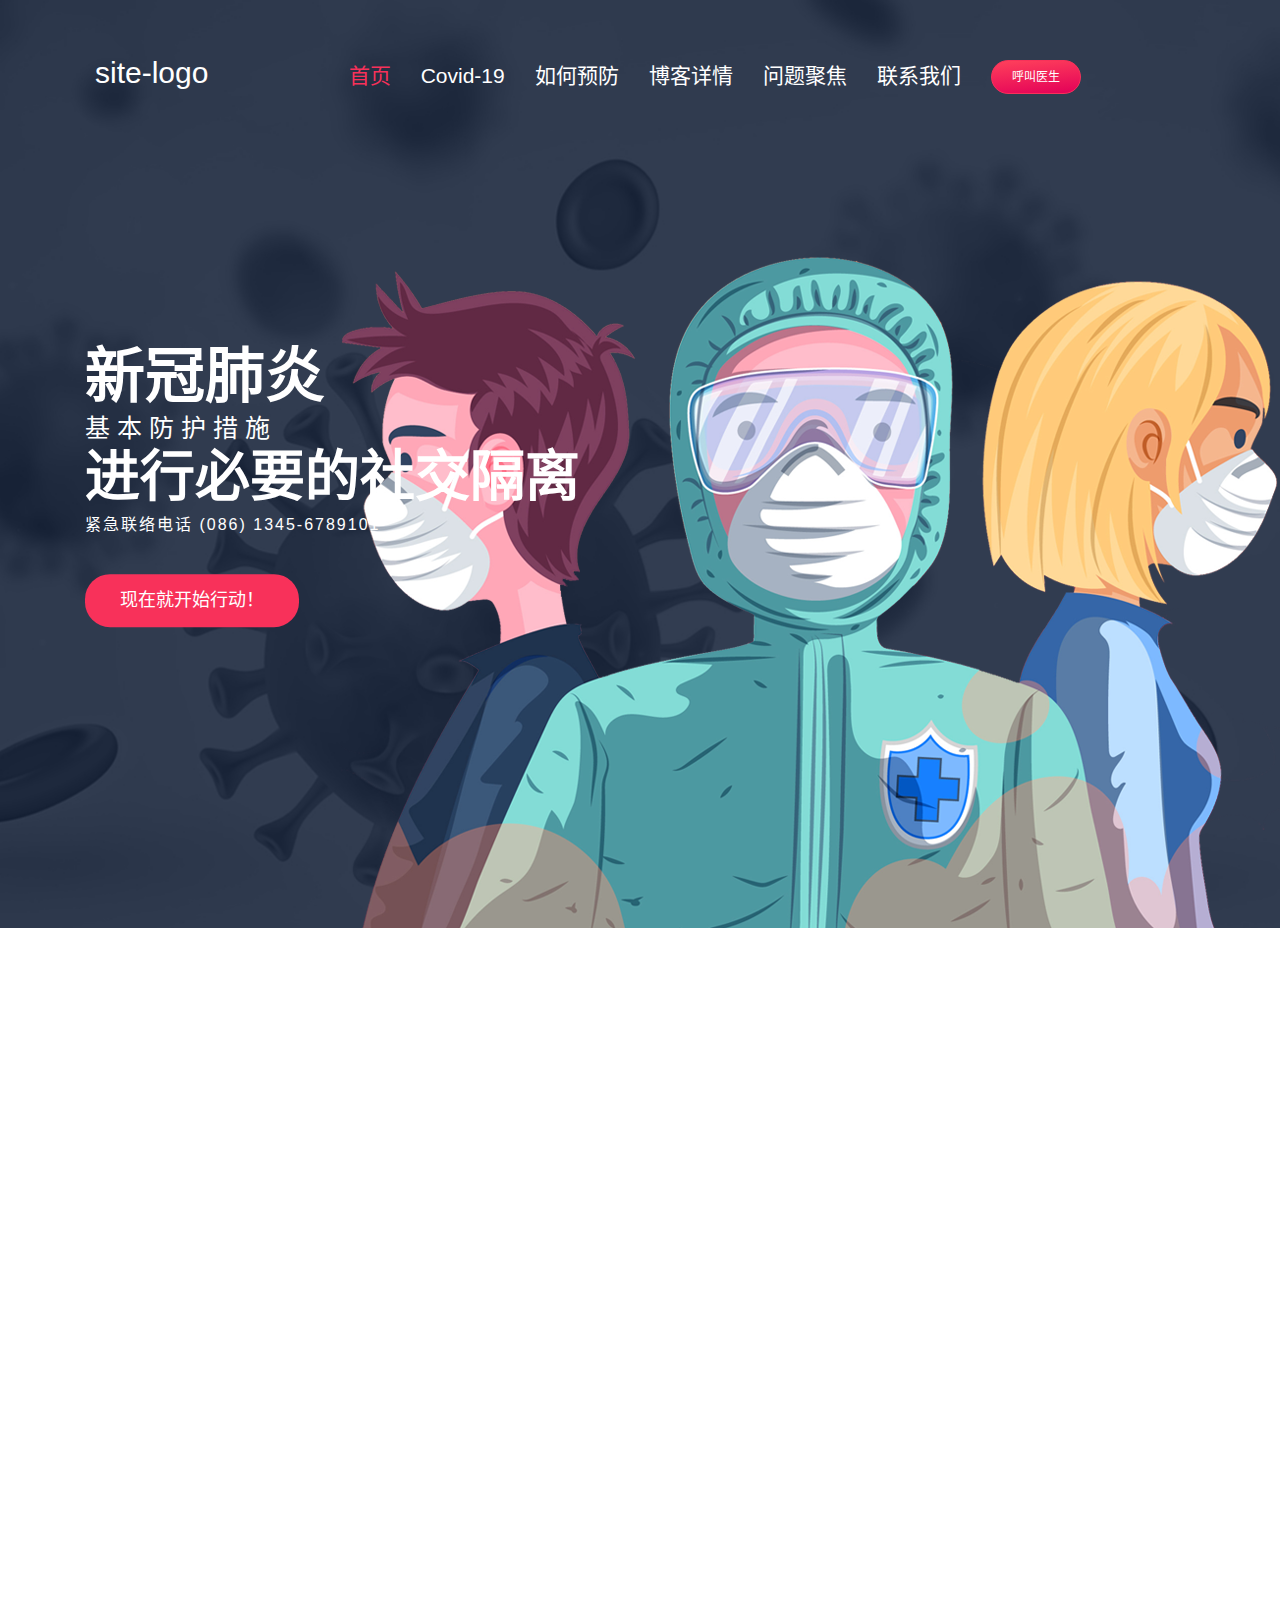
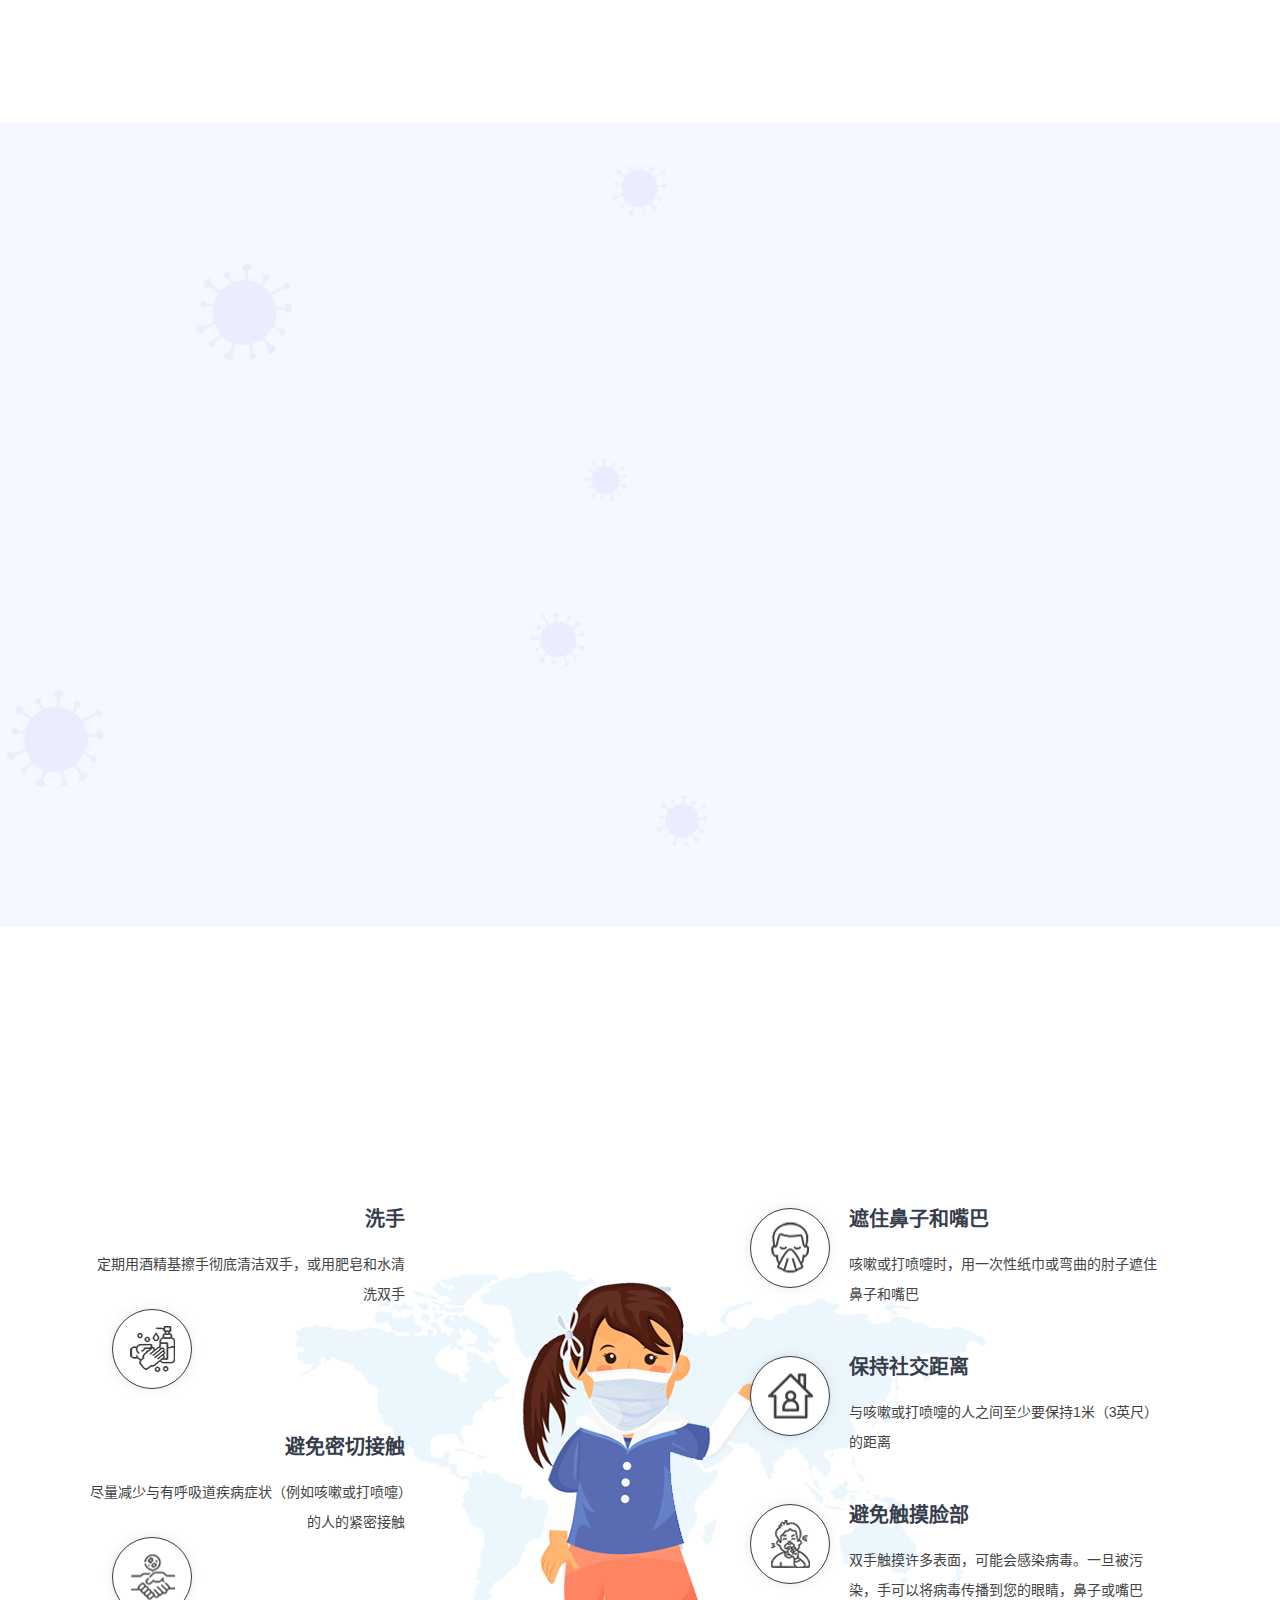
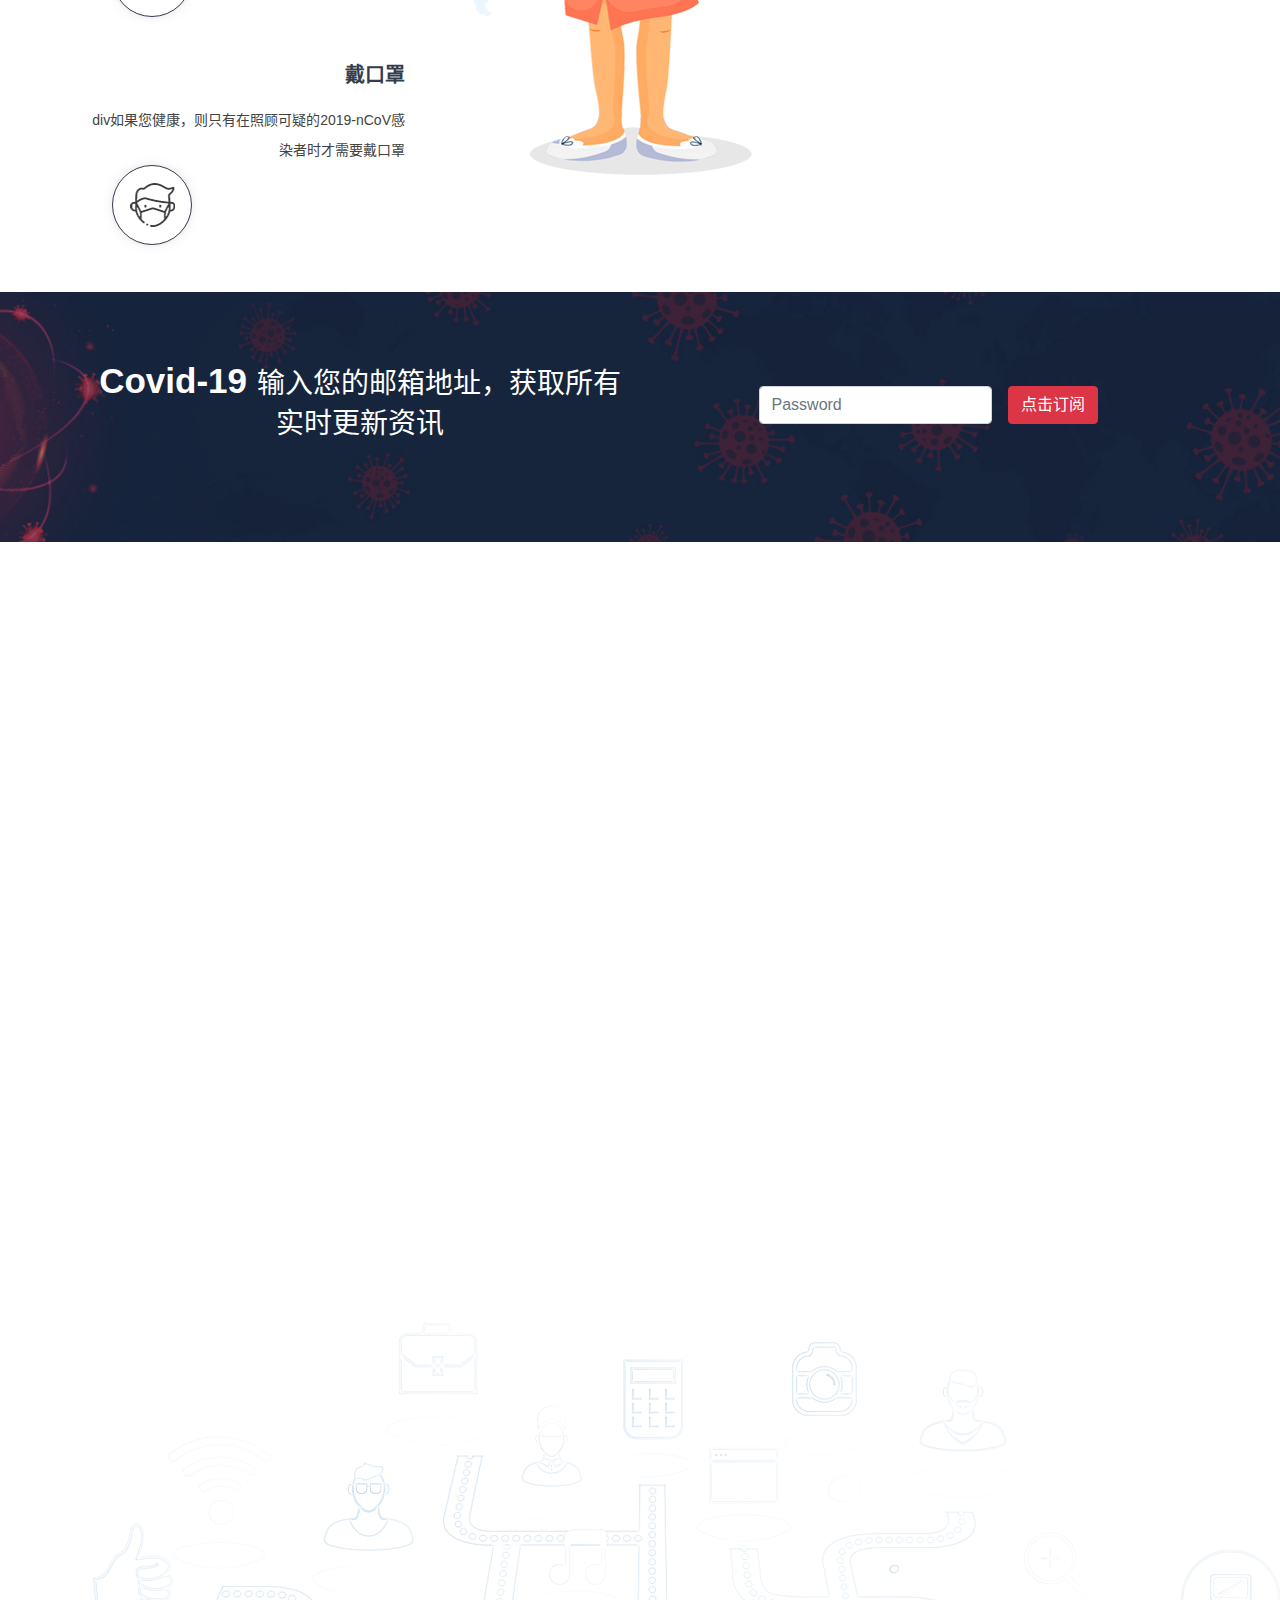
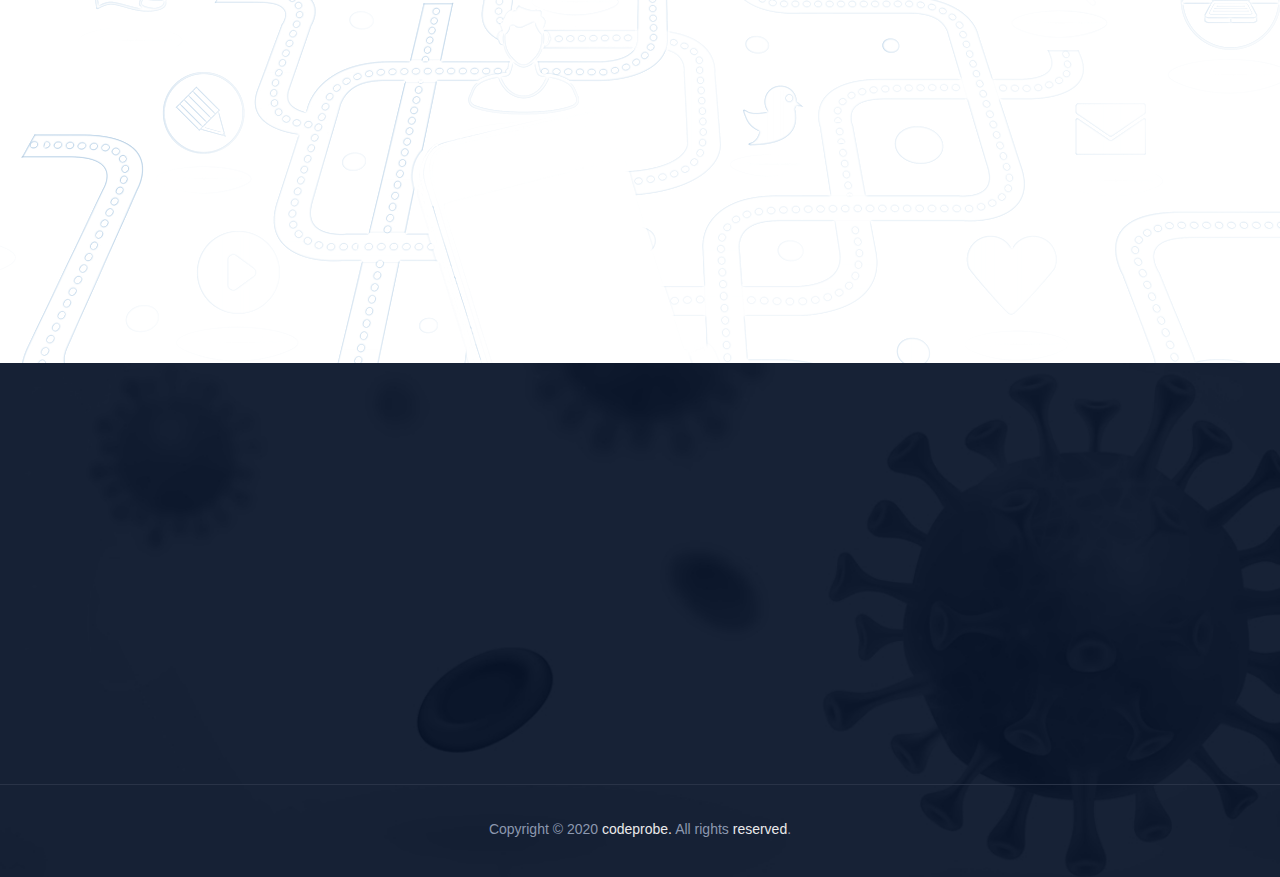
<file: index.html>
<html lang="zh-cn">

<head>
    <meta charset="UTF-8">
    <meta name="viewport" content="width=device-width, initial-scale=1.0, shrink-to-fit=no">
    <title>index</title>
    <link rel="stylesheet" href="/lib/bootstrap/css/bootstrap.css" type="text/css">
    <link rel="stylesheet" href="css/all.min.css" type="text/css" />
    <link rel="stylesheet" href="/css/selfstyle.css" type="text/css">
    <link rel="stylesheet" href="/lib/animate/animate.css">
</head>

<body>

    <!-- Start: Header Section -->
    <section class="page-header wow slideInDown">
        <div class="container">
            <img class="floating-image img-fluid" src="images/page-banners/people.png" alt="">
            <nav class="navbar navbar-expand-lg navbar-dark wow slideInDown" data-wow-duration="1.5s">
                <a class="navbar-brand" href="index.html">site-logo</a>
                <button class="navbar-toggler" type="button" data-toggle="collapse" data-target="#navbarNav"
                    aria-controls="navbarNav" aria-expanded="false" aria-label="Toggle navigation">
                    <span class="navbar-toggler-icon"></span>
                </button>
                <div class="collapse navbar-collapse justify-content-center" id="navbarNav">
                    <ul class="navbar-nav navbar-style text-center">
                        <li class="nav-item active"><a class="nav-link" href="index.html">首页</a></li>
                        <li class="nav-item"><a class="nav-link" href="covid-19.html">Covid-19</a></li>
                        <li class="nav-item"><a class="nav-link" href="prevention.html">如何预防</a></li>
                        <li class="nav-item"><a class="nav-link" href="blog.html">博客详情</a></li>
                        <li class="nav-item"><a class="nav-link" href="faq.html">问题聚焦</a></li>
                        <li class="nav-item"><a class="nav-link" href="contact-us.html">联系我们</a></li>
                        <li class="nav-item"><a class="nav-link btn" href="#">呼叫医生</a></li>
                    </ul>
                </div>
            </nav>

            <div class="home-main-banner">
                <div class="container wow fadeInLeftBig">
                    <div class="caption">
                        <h2>新冠肺炎</h2>
                        <small>基本防护措施</small>
                        <h3>进行必要的社交隔离</h3>
                        <span>紧急联络电话 (086) 1345-6789101</span>
                        <div class="get-started">
                            <a href="#.">现在就开始行动！</a>
                        </div>
                    </div>
                </div>
            </div>
        </div>

    </section>

    <!-- End: Header Section -->


    <!-- Start: About COVID-19 Section -->
    <section class="about-covid inner-space100">
        <div class="container " data-wow-duration="2s">
            <div class="row wow">
                <div class="col-md-12 wow slideInLeft " data-wow-duration="1.5s">
                    <div class="row align-items-center">
                        <div class="col-md-7">
                            <img src="images/covid-19.png" alt="" class="img-fluid">
                        </div>
                        <div class="col-md-5 ">
                            <div class="about-covid-left ml-4">
                                <h2 class="mb-3">什么是冠状病毒？ </h2>
                                <span>冠状病毒病（COVID-19）是由新发现的冠状病毒引起的传染病。</span>
                                <p>大多数感染了COVID-19病毒的人会经历轻度至中度的呼吸道疾病，并且无需特殊治疗即可treatment愈。老年人以及那些患有诸如心血管疾病，糖尿病，慢性呼吸道疾病和癌症等潜在医疗问题的人更容易患上严重疾病。
                                </p>

                                <h3>如何诊断COVID-19？ </h3>
                                <p>仅进行体格检查可能很难诊断，因为轻度的COVID-19病例可能看起来类似于流感或重感冒。实验室检查可以确诊。</p>

                                <h3>COVID-19如何治疗？</h3>
                                <p>截至目前，尚无对该病毒的特定治疗方法。因COVID-19而生病的人应接受支持性治疗：缓解症状的人。对于严重的病例，可能还有其他治疗选择，包括研究药物和治疗药物。</p>
                            </div>
                        </div>
                    </div>
                </div>
            </div>
        </div>
    </section>


    <!-- Start: Symptoms Section -->
    <section class="covid-symptoms">
        <div class="container">
            <div class="row">
                <div class="col-md-12 text-center mx-auto mb-5 wow fadeInUp">
                    <h3>冠状病毒的症状</h3>
                    <span>COVID-19的最常见症状是发烧，疲倦和干咳</span>
                </div>

                <div class="col-6 col-md-4 wow rollIn">
                    <div class="single-symptoms text-center">
                        <div class="dotted-border">
                            <i class="sprites-v3 headache"></i>
                        </div>
                        <strong>头痛 </strong>
                        <p>用含酒精的手油定期彻底清洁双手，或用肥皂和水清洗双手</p>
                    </div>
                </div>

                <div class="col-6 col-md-4 wow rollIn">
                    <div class="single-symptoms text-center">
                        <div class="dotted-border">
                            <i class="sprites-v3 high-fever"></i>
                        </div>
                        <strong>高烧</strong>
                        <p>用含酒精的手油定期彻底清洁双手，或用肥皂和水清洗双手</p>
                    </div>
                </div>

                <div class="col-6 col-md-4 wow rollIn">
                    <div class="single-symptoms text-center">
                        <div class="dotted-border">
                            <i class="sprites-v3 dry-cough"></i>
                        </div>
                        <strong>干咳</strong>
                        <p>用含酒精的手油定期彻底清洁双手，或用肥皂和水清洗双手</p>
                    </div>
                </div>
                <div class="col-6 col-md-4 wow rollIn">
                    <div class="single-symptoms text-center">
                        <div class="dotted-border">
                            <i class="sprites-v3 shortness-breath"></i>
                        </div>
                        <strong>气促</strong>
                        <p>用含酒精的手油定期彻底清洁双手，或用肥皂和水清洗双手</p>
                    </div>
                </div>
                <div class="col-6 col-md-4 wow rollIn">
                    <div class="single-symptoms text-center">
                        <div class="dotted-border">
                            <i class="sprites-v3 sore-throat"></i>
                        </div>
                        <strong>咽喉痛</strong>
                        <p>用含酒精的手油定期彻底清洁双手，或用肥皂和水清洗双手</p>
                    </div>
                </div>
                <div class="col-6 col-md-4 wow rollIn">
                    <div class="single-symptoms text-center">
                        <div class="dotted-border">
                            <i class="sprites-v3 aches-pains"></i>
                        </div>
                        <strong>疼痛和痛苦</strong>
                        <p>用含酒精的手油定期彻底清洁双手，或用肥皂和水清洗双手</p>
                    </div>
                </div>
            </div>
        </div>
    </section>
    <!-- End: Symptoms Section -->

    <!-- Start: Protect COVID-19 Section -->
    <section class="protect-covid">

        <div class="col-sm-9 col-md-6 text-center mx-auto wow fadeInUp" data-wow-duration="2s">
            <h3 class="section-title">如何保护自己</h3>
            <span class="lead-text"> 您可以通过经常洗手，避免触摸脸部以及避免与身体不适的人紧密接触（1米或3英尺）来保护自己</span>
        </div>

        <div class="protect-covid-bg">
            <div class="container">
                <div class="single-protection-box">
                    <div class="row">
                        <div class="col-md-5">
                            <ul>
                                <li>
                                    <div class="protection-detail text-right">
                                        <a href="#.">洗手</a> 定期用酒精基擦手彻底清洁双手，或用肥皂和水清洗双手
                                    </div>
                                    <span class="protection-icon">
                                        <i class="sprite-v3 wash-hand"></i>
                                    </span>
                                </li>
                                <li>
                                    <div class="protection-detail text-right">
                                        <a href="#.">避免密切接触</a> 尽量减少与有呼吸道疾病症状（例如咳嗽或打喷嚏）的人的紧密接触
                                    </div>
                                    <span class="protection-icon">
                                        <i class="sprite-v3 social-distance"></i>
                                    </span>
                                </li>
                                <li>
                                    <div class="protection-detail text-right">
                                        <a href="#.">戴口罩</a> div如果您健康，则只有在照顾可疑的2019-nCoV感染者时才需要戴口罩
                                    </div>
                                    <span class="protection-icon">
                                        <i class="sprite-v3 wear-mask"></i>
                                    </span>
                                </li>
                            </ul>
                        </div>
                        <div class="col-md-5 ml-auto left-featured">
                            <ul>
                                <li>
                                    <span class="protection-icon">
                                        <i class="sprite-v3 cover-face"></i>
                                    </span>
                                    <div class="protection-detail text-left">
                                        <a href="#.">遮住鼻子和嘴巴 </a> 咳嗽或打喷嚏时，用一次性纸巾或弯曲的肘子遮住鼻子和嘴巴
                                    </div>
                                </li>
                                <li>
                                    <span class="protection-icon">
                                        <i class="sprite-v3 stay-home"></i>
                                    </span>
                                    <div class="protection-detail text-left">
                                        <a href="#.">保持社交距离</a> 与咳嗽或打喷嚏的人之间至少要保持1米（3英尺）的距离
                                    </div>
                                </li>
                                <li>
                                    <span class="protection-icon">
                                        <i class="sprite-v3 touching-face"></i>
                                    </span>
                                    <div class="protection-detail text-left">
                                        <a href="#.">避免触摸脸部</a> 双手触摸许多表面，可能会感染病毒。一旦被污染，手可以将病毒传播到您的眼睛，鼻子或嘴巴
                                    </div>
                                </li>
                            </ul>
                        </div>
                    </div>
                </div>
            </div>
        </div>
    </section>
    <!-- End: Protect COVID-19 Section -->



    <!-- Start: Subscribe Section -->
    <section class="subscribe dark">
        <div class="container">
            <div class="row text-center align-items-center">
                <div class="col-md-6">
                    <h3 class="section-title">Covid-19 <small>输入您的邮箱地址，获取所有实时更新资讯</small></h3>
                </div>
                <div class="col-md-6 text-center mx-auto">
                    <form class="form-row">
                        <div class="form-group mx-sm-3 mb-2">
                            <label for="inputPassword2" class="sr-only">e-mail</label>
                            <input type="email" class="form-control" id="inputPassword2" placeholder="Password">
                        </div>
                        <button type="submit" class="btn btn-danger mb-2">点击订阅</button>
                    </form>
                </div>
            </div>
        </div>
    </section>
    <!-- End: Subscribe Section -->


    <!-- Start: Our Team Section -->
    <section class="our-doctor-team">
        <div class="container">
            <div class="row">
                <div class="col-md-8 mx-auto wow fadeInUp">
                    <h3 class="section-title">专家医疗团队</h3>
                    <span class="lead-text">目前任处于呼吸道传染病高发季节，广大同胞要增强卫生健康意识，加强锻炼，规律休息，提高自身免疫力，避免去到疫区</span>
                </div>
            </div>
            <div class="row">
                <div class="col-md-3 col-sm-6 wow slideInLeft">
                    <div class="card img-fluid" style="width: 18rem;">
                        <div class="overlay"></div>
                        <img class="card-img-top " src="images/team/team05.png" alt="Card image cap">
                        <div class="card-body text-center">
                            <h4 class="card-title">张宏宏</h4>
                            <p class="card-text">主任医师</p>
                            <a href="#" class="btn btn-primary">资讯医生</a>
                            <ul>
                                <li>
                                    <a href="#" id="facebook">
                                        <i class="fab fa-weibo"></i>
                                    </a>
                                </li>
                                <li>
                                    <a href="#" id="twitter">
                                        <i class="fab fa-qq"></i>
                                    </a>
                                </li>
                                <li>
                                    <a href="#" id="linkedin">
                                        <i class="fab fa-weixin"></i>
                                    </a>
                                </li>
                                <li>
                                    <a href="#" id="google-plus">
                                        <i class="fab fa-zhihu"></i>
                                    </a>
                                </li>
                            </ul>
                        </div>
                    </div>
                </div>

                <div class="col-md-3 col-sm-6 wow slideInLeft">
                    <div class="card img-fluid" style="width: 18rem;">
                        <div class="overlay"></div>
                        <img class="card-img-top img-fluid" src="images/team/team06.png" alt="Card image cap">
                        <div class="card-body text-center">
                            <h4 class="card-title">李娟娟</h4>
                            <p class="card-text">呼吸科专家</p>
                            <a href="#" class="btn btn-primary">资讯医生</a>
                            <ul>
                                <li>
                                    <a href="#" id="facebook">
                                        <i class="fab fa-weibo"></i>
                                    </a>
                                </li>
                                <li>
                                    <a href="#" id="twitter">
                                        <i class="fab fa-qq"></i>
                                    </a>
                                </li>
                                <li>
                                    <a href="#" id="linkedin">
                                        <i class="fab fa-weixin"></i>
                                    </a>
                                </li>
                                <li>
                                    <a href="#" id="google-plus">
                                        <i class="fab fa-zhihu"></i>
                                    </a>
                                </li>
                            </ul>
                        </div>
                    </div>
                </div>

                <div class="col-md-3 col-sm-6 wow slideInRight">
                    <div class="card img-fluid" style="width: 18rem;">
                        <div class="overlay"></div>
                        <img class="card-img-top " src="images/team/team08.png" alt="Card image cap">
                        <div class="card-body text-center">
                            <h4 class="card-title">李亮亮</h4>
                            <p class="card-text">病毒学专家</p>
                            <a href="#" class="btn btn-primary">咨询医生</a>
                            <ul>
                                <li>
                                    <a href="#" id="facebook">
                                        <i class="fab fa-weibo"></i>
                                    </a>
                                </li>
                                <li>
                                    <a href="#" id="twitter">
                                        <i class="fab fa-qq"></i>
                                    </a>
                                </li>
                                <li>
                                    <a href="#" id="linkedin">
                                        <i class="fab fa-weixin"></i>
                                    </a>
                                </li>
                                <li>
                                    <a href="#" id="google-plus">
                                        <i class="fab fa-zhihu"></i>
                                    </a>
                                </li>
                            </ul>
                        </div>
                    </div>
                </div>

                <div class="col-md-3 col-sm-6 wow slideInRight">
                    <div class="card img-fluid" style="width: 18rem;">
                        <div class="overlay"></div>
                        <img class="card-img-top " src="images/team/team09.png" alt="Card image cap">
                        <div class="card-body text-center">
                            <h4 class="card-title">刘花花</h4>
                            <p class="card-text">内分泌科专家</p>
                            <a href="#" class="btn btn-primary">资讯医生</a>
                            <ul>
                                <li>
                                    <a href="#" id="facebook">
                                        <i class="fab fa-weibo"></i>
                                    </a>
                                </li>
                                <li>
                                    <a href="#" id="twitter">
                                        <i class="fab fa-qq"></i>
                                    </a>
                                </li>
                                <li>
                                    <a href="#" id="linkedin">
                                        <i class="fab fa-weixin"></i>
                                    </a>
                                </li>
                                <li>
                                    <a href="#" id="google-plus">
                                        <i class="fab fa-zhihu"></i>
                                    </a>
                                </li>
                            </ul>
                        </div>
                    </div>
                </div>
            </div>
        </div>
    </section>
    <!-- End: Our Team Section -->


    <!-- Start: Blog Section -->
    <section class="home-latest-blog">
        <div class="container">
            <div class="row">
                <div class="col-md-8 mx-auto wow fadeInDownBig">
                    <h3 class="section-title">最新博客文章</h3>
                    <span class="lead-text">目前任处于呼吸道传染病高发季节，广大同胞要增强卫生健康意识，加强锻炼，规律休息，提高自身免疫力，避免去到疫区</span>
                </div>
            </div>

            <div class="row">
                <div class="col-lg-4 col-sm-6 wow fadeInLeftBig">
                    <figure>
                        <div class="post-date">
                            <strong>07</strong>
                            <small>6月</small>
                        </div>
                        <a href="blog-detail.html">
                            <img src="images/blog/Picture01.png" class="img-fluid">
                        </a>
                        <figcaption>
                            <h4><a href="blog-detail.html">定期洗手不少于20秒</a></h4>
                            <p>餐前便后、外出回家、接触垃圾、抚摸动物后，要记得洗手。洗手时，要注意流动水和使用肥皂（皂液）洗手，揉搓时间不少于20秒 </p>
                            <ul>
                                <li>
                                    <a href="#"><i class="fa fa-comment"></i> 37</a>
                                </li>
                                <li>
                                    <a href="#"><i class="fa fa-thumbs-o-up"></i> 110</a>
                                </li>
                                <li>
                                    <a href="#"><i class="fa fa-eye"></i> 180</a>
                                </li>
                                <li>
                                    <a href="#"><i class="fa fa-share-alt"></i> <em>分享</em></a>
                                </li>
                            </ul>
                        </figcaption>
                    </figure>
                </div>

                <div class="col-lg-4 col-sm-6 wow fadeInUpBig">
                    <figure>
                        <div class="post-date">
                            <strong>17</strong>
                            <small>5月</small>
                        </div>
                        <a href="blog-detail.html">
                            <img src="images/blog/Picture04.png" class="img-fluid">
                        </a>
                        <figcaption>
                            <h4><a href="blog-detail.html">保护自己：给公众的建议</a></h4>
                            <p> 如果去人员密集的公众场合，应佩戴医用外科口罩。照顾呼吸道感染患者时，应佩戴N95等医用防护口罩。不管什么类型的口罩，需要定期更换。</p>
                            <ul>
                                <li>
                                    <a href="#">
                                        <i class="fa fa-comment" aria-hidden="true"></i> 37</a>
                                </li>
                                <li>
                                    <a href="#">
                                        <i class="fa fa-thumbs-o-up" aria-hidden="true"></i> 110</a>
                                </li>
                                <li>
                                    <a href="#">
                                        <i class="fa fa-eye" aria-hidden="true"></i> 180</a>
                                </li>
                                <li>
                                    <a href="#">
                                        <i class="fa fa-share-alt" aria-hidden="true"></i> <em>分享</em></a>
                                </li>
                            </ul>
                        </figcaption>
                    </figure>
                </div>

                <div class="col-lg-4 col-sm-6 wow fadeInRightBig">
                    <figure>
                        <div class="post-date">
                            <strong>07</strong>
                            <small>4月</small>
                        </div>
                        <a href="blog-detail.html">
                            <img src="images/blog/Picture05.jpg" class="img-fluid">
                        </a>
                        <figcaption>
                            <h4><a href="blog-detail.html">在家中一起度过的全球特别活动</a></h4>
                            <p>室内早晚通风，进行紫外消毒。地面、周围物品可以采用84或氯化消毒剂进行常规消毒。衣物、被单等可以放进洗衣机，加入适量滴露消毒液进行清洗。
                            </p>
                            <ul>
                                <li>
                                    <a href="#">
                                        <i class="fa fa-comment" aria-hidden="true"></i> 37</a>
                                </li>
                                <li>
                                    <a href="#">
                                        <i class="fa fa-thumbs-o-up" aria-hidden="true"></i> 110</a>
                                </li>
                                <li>
                                    <a href="#">
                                        <i class="fa fa-eye" aria-hidden="true"></i> 180</a>
                                </li>
                                <li>
                                    <a href="#">
                                        <i class="fa fa-share-alt" aria-hidden="true"></i> <em>分享</em></a>
                                </li>
                            </ul>
                        </figcaption>
                    </figure>
                </div>

            </div>
        </div>
    </section>
    <!-- End: Blog Section -->


    <!-- Start: Footer -->
    <footer class="footer">
        <div class="container">
            <div class="row wow slideInLeft" data-wow-duration="1s">
                <div class="col-lg-4 col-sm-6">
                    <div class="footer-widget">
                        <div class="footer-brand">
                            <h2 >site-logo</h2>
                        </div>
                        <ul class="location">
                            <li> 
                                <i class="fas fa-location-arrow"></i>
                                <span>北京市东城区北京协和+医院，王府井帅福苑-1-号，（东单校区）100730</span>
                            </li>
                            <li>
                                <i class="fas fa-envelope"></i>
                                <span><a href="#">联系我们</a></span>
                            </li>
                            <li>
                                <i class="fas fa-phone"></i>
                                <span><a href="tel:+012-345-6789">+ 012-345-6789</a></span>
                            </li>
                        </ul>
                        <div class="social-icons">
                            <a href="javascript:void(0);" class="facebook">
                                <i class="fab fa-github"></i>
                            </a>
                            <a href="javascript:void(0);" class="twitter">
                                <i class="fab fa-weibo"></i>
                            </a>
                            <a href="javascript:void(0);" class="googleplus">
                                <i class="fab fa-weixin"></i>
                            </a>
                            <a href="javascript:void(0);" class="rss">
                                <i class="fas fa-rss"></i>
                            </a>
                            <a href="javascript:void(0);" class="linkedin">
                                <i class="fab fa-qq"></i>
                            </a>
                            <a href="javascript:void(0);" class="youtube">
                                <i class="fab fa-zhihu"></i>
                            </a>
                        </div>
                    </div>
                </div>

                <div class="col-lg-4 col-sm-6">
                    <div class="footer-widget">
                        <h3>直达链接</h3>
                        <ul>
                            <li><a href="index.html"><i class="fa fa-angle-right" aria-hidden="true"></i>
                                    什么是COVID-19</a></li>
                            <li><a href="covid-19.html"><i class="fa fa-angle-right" aria-hidden="true"></i>
                                    COVID-19历史</a></li>
                            <li><a href="covid-19.html"><i class="fa fa-angle-right" aria-hidden="true"></i> 表现症状</a>
                            </li>
                            <li><a href="prevention.html"><i class="fa fa-angle-right" aria-hidden="true"></i> 如何保护</a>
                            </li>
                            <li><a href="#."><i class="fa fa-angle-right" aria-hidden="true"></i> 我们的专科医生团队</a></li>
                            <li><a href="#."><i class="fa fa-angle-right" aria-hidden="true"></i> 捐助者与合作伙伴</a></li>
                        </ul>
                        <ul>
                            <li><a href="blog.html"><i class="fa fa-angle-right" aria-hidden="true"></i> 博客</a></li>
                            <li><a href="faq.html"><i class="fa fa-angle-right" aria-hidden="true"></i> 常见问题</a></li>
                            <li><a href="#."><i class="fa fa-angle-right" aria-hidden="true"></i> 网站地图</a></li>
                            <li><a href=""><i class="fa fa-angle-right" aria-hidden="true"></i> 隐私政策</a></li>
                            <li><a href="contact-us.html"><i class="fa fa-angle-right" aria-hidden="true"></i> 联系我们</a>
                            </li>
                        </ul>
                    </div>
                </div>

                <div class="col-lg-4 col-sm-12">
                    <div class="footer-widget">
                        <h3>关注订阅</h3>
                        <p>为了确保您不会错过更多的实时新闻资讯，快来关注我们吧！</p>
                        <form>
                            <div class="form-group">
                                <input type="text" name="" value="" placeholder="请输入您的电子邮件地址">
                                <input type="submit" value="点击订阅">
                            </div>
                        </form>
                    </div>
                </div>
            </div>
        </div>
        <div class="footer-bar">
            <div class="container">
                <div class="row text-center ">
                    <div class="col-lg-12 col-md-12 ">
                        <p>Copyright © 2020 <a href="#">codeprobe.</a> All rights <a href="#" title="">reserved</a>.</p>
                    </div>
                </div>
            </div>
        </div>
    </footer>
    <!-- End: Footer -->


    <script type="text/javascript" src="/lib/jquery/jquery-3.5.1.js"></script>
    <script type="text/javascript" src="/lib/popper/popper-1.12.9.min.js"></script>
    <script type="text/javascript" src="/lib/bootstrap/js/bootstrap.js"></script>
    <script type="text/javascript" src="/lib/wow/wow.js"></script>

    <script>
        new WOW().init();
    </script>
</body>

</html>
</file>
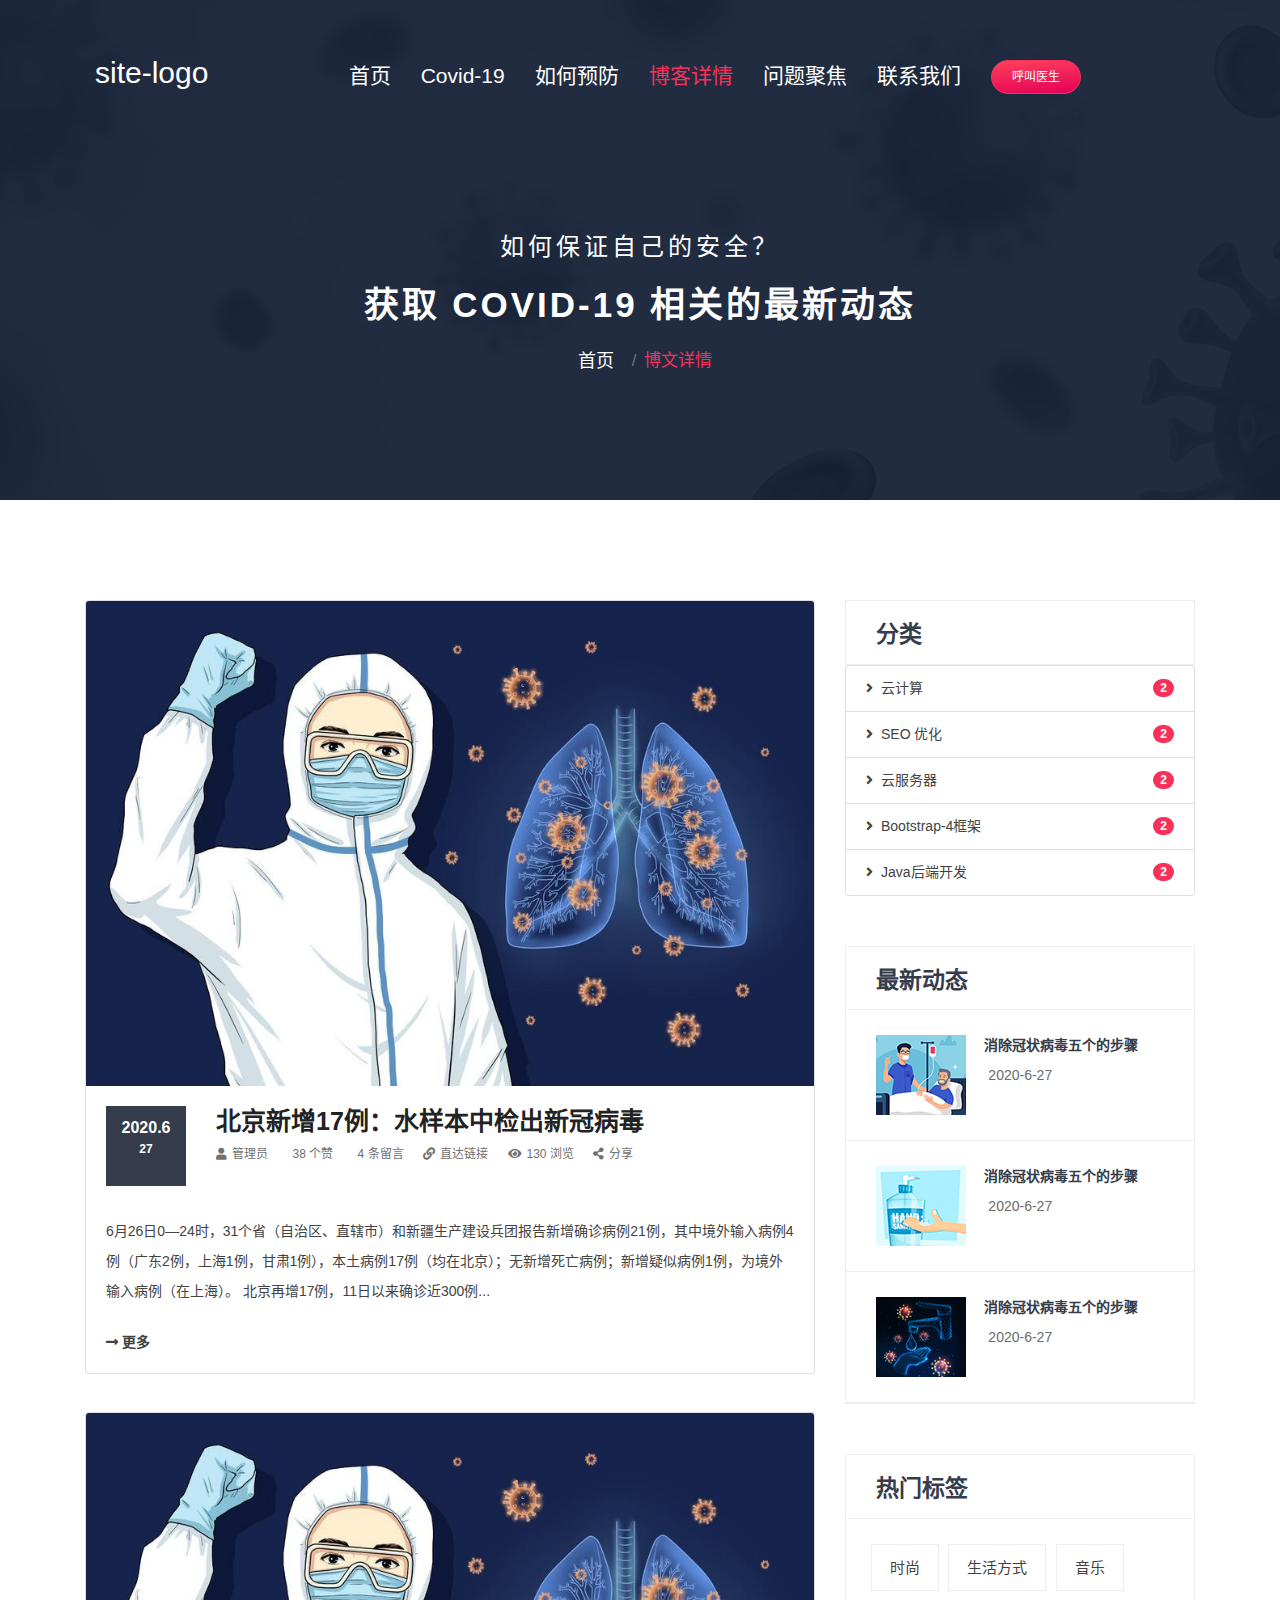
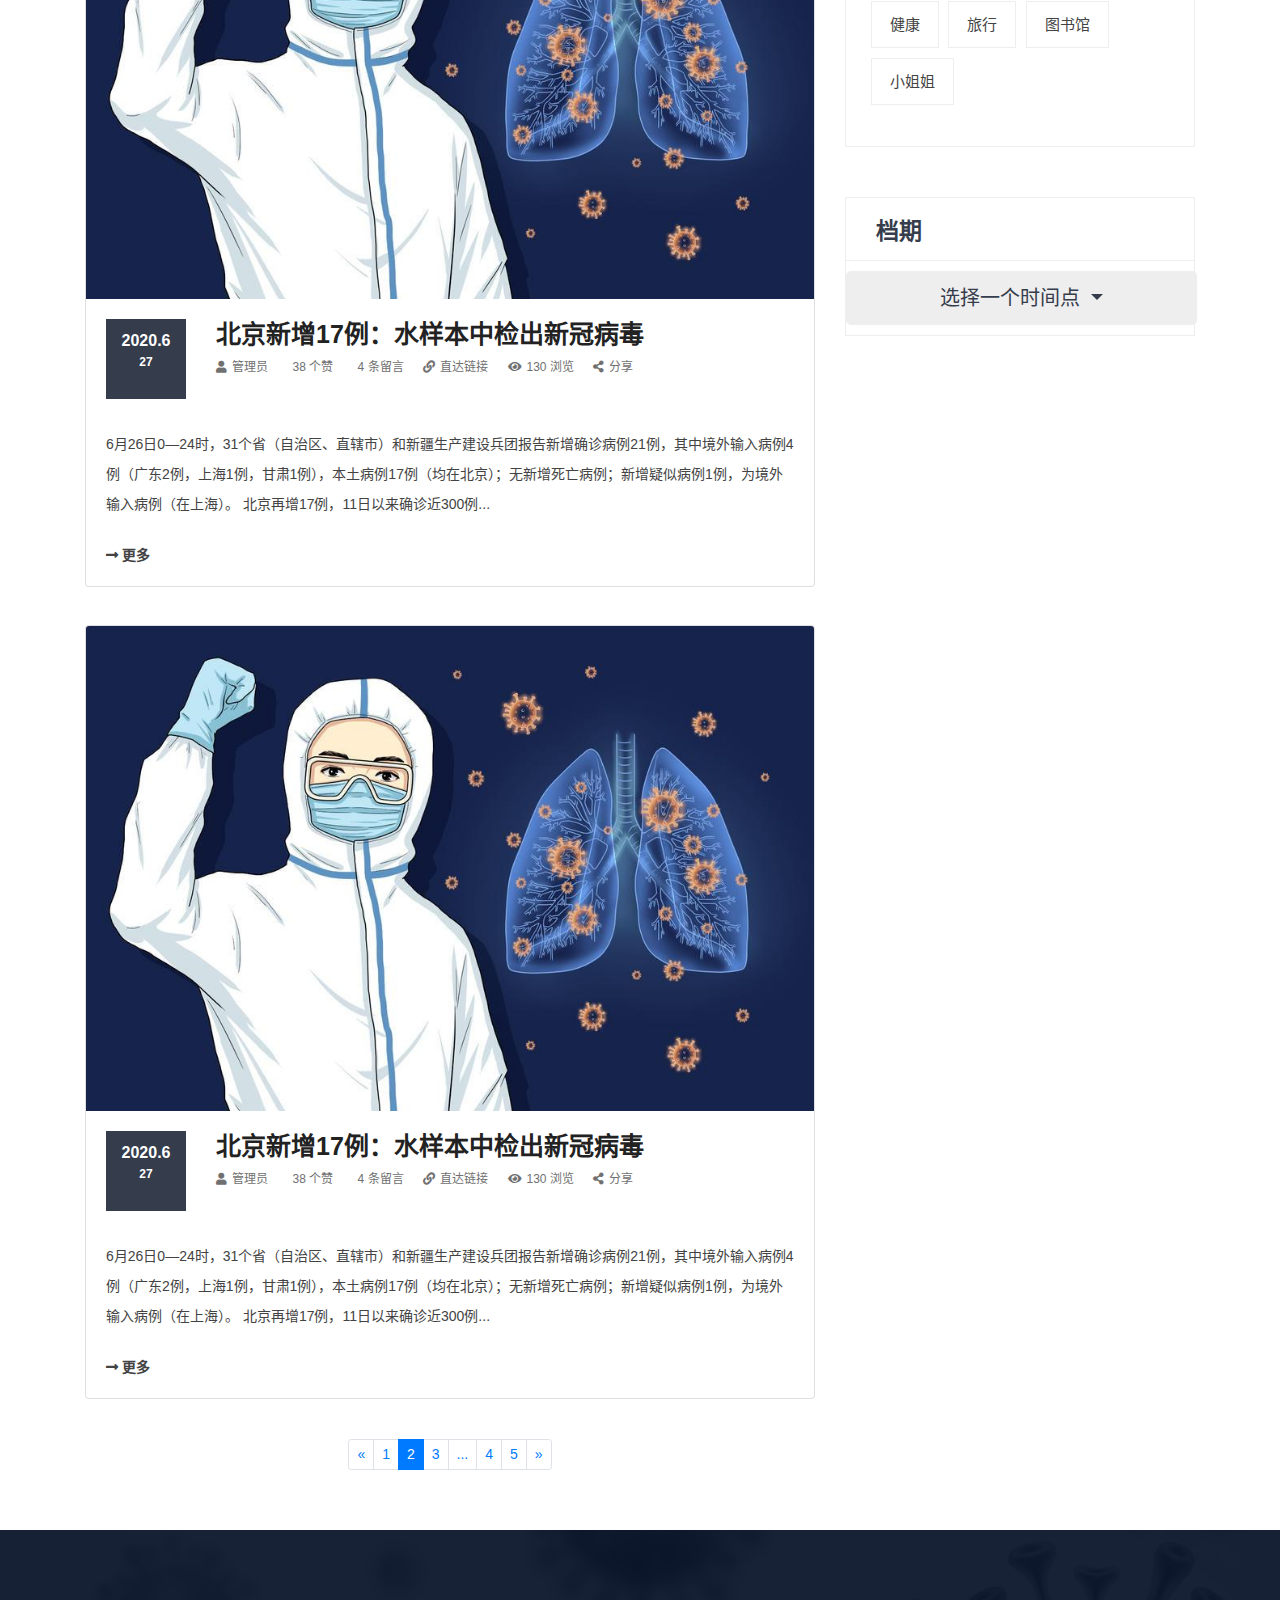
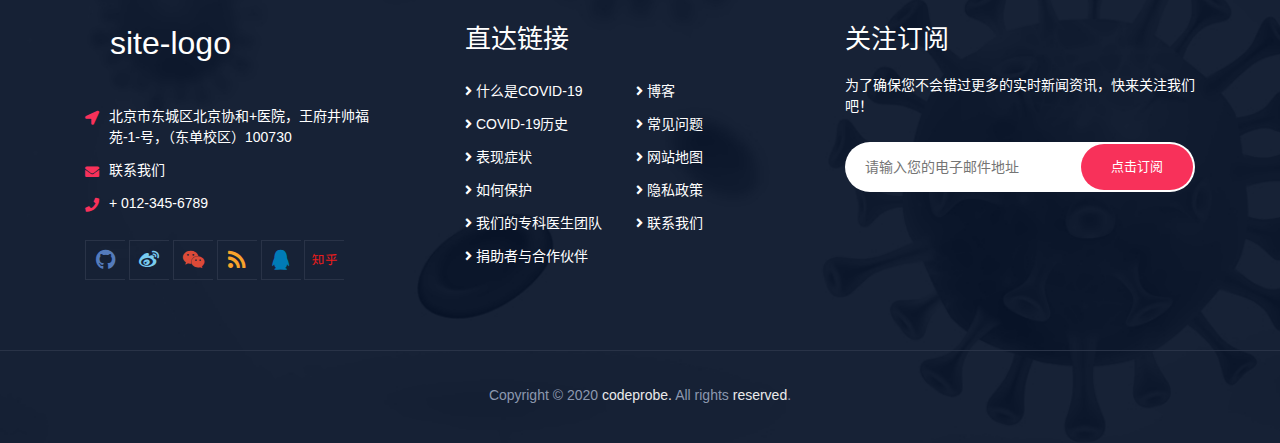
<file: blog.html>
<html lang="zh-cn">

<head>
    <meta charset="UTF-8">
    <meta name="viewport" content="width=device-width, initial-scale=1.0, shrink-to-fit=no">
    <title>Blog</title>
    <link href="images/favicon.ico" rel="icon" type="image/x-icon" />
    <link rel="stylesheet" href="/lib/bootstrap/css/bootstrap.css" type="text/css">
    <link rel="stylesheet" href="css/all.min.css" type="text/css" />
    <link rel="stylesheet" href="/css/selfstyle.css" type="text/css">
</head>

<body>

    <!-- Start: Header Section -->
    <section class="page-header inner-page-header">
        <div class="container">
            <nav class="navbar navbar-expand-lg navbar-dark">
                <a class="navbar-brand" href="index.html">site-logo</a>
                <button class="navbar-toggler d-none d-sm-none d-md-none" type="button" data-toggle="collapse"
                    data-target="#navbarNav" aria-controls="navbarNav" aria-expanded="false"
                    aria-label="Toggle navigation">
                    <span class="navbar-toggler-icon"></span>
                </button>
                <div class="collapse navbar-collapse justify-content-center d-none d-sm-none d-md-none" id="navbarNav">
                    <ul class="navbar-nav navbar-style text-center">
                        <li class="nav-item"><a class="nav-link" href="index.html">首页</a></li>
                        <li class="nav-item"><a class="nav-link" href="covid-19.html">Covid-19</a></li>
                        <li class="nav-item"><a class="nav-link" href="prevention.html">如何预防</a></li>
                        <li class="nav-item active"><a class="nav-link" href="blog.html">博客详情</a></li>
                        <li class="nav-item"><a class="nav-link" href="faq.html">问题聚焦</a></li>
                        <li class="nav-item"><a class="nav-link" href="contact-us.html">联系我们</a></li>
                        <li class="nav-item"><a class="nav-link btn" href="#">呼叫医生</a></li>
                    </ul>
                </div>
            </nav>
        </div>

        <div class="container">
            <div class="row">
                <div class="col-sm-12">
                    <div class="banner-caption">
                        <h3>如何保证自己的安全？</h3>
                        <h2>获取 COVID-19 相关的最新动态</h2>
                        <nav aria-label="breadcrumb">
                            <ol class="breadcrumb">
                                <li class="breadcrumb-item">
                                    <a href="#">首页</a>
                                </li>
                                <li class="breadcrumb-item active">
                                    博文详情
                                </li>
                            </ol>
                        </nav>
                    </div>
                </div>
            </div>
        </div>
    </section>
    <!-- End: Header Section -->


    <!-- Start: Blog Section -->
    <section class="blog-main">
        <div class="container">
            <div class="row">
                <div class="col-md-8">

                    <div class="card blog-post">
                        <a href="blog-detail.html"><img class="card-img-top img-fluid"
                                src="images/blog/post-article-05.jpg" alt="Card image cap"></a>
                        <div class="card-body blog-caption">
                            <div class="date">
                                <strong>2020.6</strong>
                                <span>27</span>
                            </div>
                            <div class="heading-details">
                                <h3><a href="blog-detail.html">北京新增17例：水样本中检出新冠病毒</a></h3>
                                <ul>
                                    <li><a href="#"><i class="fa fa-user" aria-hidden="true"></i>管理员</a></li>
                                    <li><a href="#"><i class="fa fa-thumbs-o-up" aria-hidden="true"></i>38 个赞 </a>
                                    </li>
                                    <li><a href="#"><i class="fa fa-comment-o" aria-hidden="true"></i>4 条留言</a>
                                    </li>
                                    <li><a href="#"><i class="fa fa-link" aria-hidden="true"></i>直达链接 </a></li>
                                    <li><a href="#"><i class="fa fa-eye" aria-hidden="true"></i>130 浏览</a></li>
                                    <li><a href="#"><i class="fa fa-share-alt" aria-hidden="true"></i>分享</a></li>
                                </ul>
                            </div>
                            <div class="clearfix"></div>
                            <div class="blog-content">
                                <p>6月26日0—24时，31个省（自治区、直辖市）和新疆生产建设兵团报告新增确诊病例21例，其中境外输入病例4例（广东2例，上海1例，甘肃1例），本土病例17例（均在北京）；无新增死亡病例；新增疑似病例1例，为境外输入病例（在上海）。
                                    北京再增17例，11日以来确诊近300例...</p>
                                <a href="#"><i class="fa fa-long-arrow-alt-right" aria-hidden="true"></i>
                                    更多</a>
                            </div>
                        </div>
                    </div>

                    <div class="card blog-post">
                        <a href="blog-detail.html"><img class="card-img-top img-fluid"
                                src="images/blog/post-article-05.jpg" alt="Card image cap"></a>
                        <div class="card-body blog-caption">
                            <div class="date">
                                <strong>2020.6</strong>
                                <span>27</span>
                            </div>
                            <div class="heading-details">
                                <h3><a href="blog-detail.html">北京新增17例：水样本中检出新冠病毒</a></h3>
                                <ul>
                                    <li><a href="#"><i class="fa fa-user" aria-hidden="true"></i>管理员</a></li>
                                    <li><a href="#"><i class="fa fa-thumbs-o-up" aria-hidden="true"></i>38 个赞 </a>
                                    </li>
                                    <li><a href="#"><i class="fa fa-comment-o" aria-hidden="true"></i>4 条留言</a>
                                    </li>
                                    <li><a href="#"><i class="fa fa-link" aria-hidden="true"></i>直达链接 </a></li>
                                    <li><a href="#"><i class="fa fa-eye" aria-hidden="true"></i>130 浏览</a></li>
                                    <li><a href="#"><i class="fa fa-share-alt" aria-hidden="true"></i>分享</a></li>
                                </ul>
                            </div>
                            <div class="clearfix"></div>
                            <div class="blog-content">
                                <p>6月26日0—24时，31个省（自治区、直辖市）和新疆生产建设兵团报告新增确诊病例21例，其中境外输入病例4例（广东2例，上海1例，甘肃1例），本土病例17例（均在北京）；无新增死亡病例；新增疑似病例1例，为境外输入病例（在上海）。
                                    北京再增17例，11日以来确诊近300例...</p>
                                <a href="#"><i class="fa fa-long-arrow-alt-right" aria-hidden="true"></i>
                                    更多</a>
                            </div>
                        </div>
                    </div>

                    <div class="card blog-post">
                        <a href="blog-detail.html"><img class="card-img-top img-fluid"
                                src="images/blog/post-article-05.jpg" alt="Card image cap"></a>
                        <div class="card-body blog-caption">
                            <div class="date">
                                <strong>2020.6</strong>
                                <span>27</span>
                            </div>
                            <div class="heading-details">
                                <h3><a href="blog-detail.html">北京新增17例：水样本中检出新冠病毒</a></h3>
                                <ul>
                                    <li><a href="#"><i class="fa fa-user" aria-hidden="true"></i>管理员</a></li>
                                    <li><a href="#"><i class="fa fa-thumbs-o-up" aria-hidden="true"></i>38 个赞 </a>
                                    </li>
                                    <li><a href="#"><i class="fa fa-comment-o" aria-hidden="true"></i>4 条留言</a>
                                    </li>
                                    <li><a href="#"><i class="fa fa-link" aria-hidden="true"></i>直达链接 </a></li>
                                    <li><a href="#"><i class="fa fa-eye" aria-hidden="true"></i>130 浏览</a></li>
                                    <li><a href="#"><i class="fa fa-share-alt" aria-hidden="true"></i>分享</a></li>
                                </ul>
                            </div>
                            <div class="clearfix"></div>
                            <div class="blog-content">
                                <p>6月26日0—24时，31个省（自治区、直辖市）和新疆生产建设兵团报告新增确诊病例21例，其中境外输入病例4例（广东2例，上海1例，甘肃1例），本土病例17例（均在北京）；无新增死亡病例；新增疑似病例1例，为境外输入病例（在上海）。
                                    北京再增17例，11日以来确诊近300例...</p>
                                <a href="#"><i class="fa fa-long-arrow-alt-right" aria-hidden="true"></i>
                                    更多</a>
                            </div>
                        </div>
                    </div>

                    <!-- 分页 -->
                    <div class="page">
                        <nav>
                            <ul class="pagination pagination-sm justify-content-center">
                                <li class="page-item">
                                    <a class="page-link" href="#" aria-label="Previous">
                                        <span aria-hidden="true">&laquo;</span>
                                        <span class="sr-only">Previous</span>
                                    </a>
                                </li>
                                <li class="page-item"><a class="page-link" href="#">1</a></li>
                                <li class="page-item active"><a class="page-link" href="#">2</a></li>
                                <li class="page-item"><a class="page-link" href="#">3</a></li>
                                <li class="page-item"><a class="page-link" href="#">...</a></li>
                                <li class="page-item"><a class="page-link" href="#">4</a></li>
                                <li class="page-item"><a class="page-link" href="#">5</a></li>
                                <li class="page-item">
                                    <a class="page-link" href="#" aria-label="Next">
                                        <span aria-hidden="true">&raquo;</span>
                                        <span class="sr-only">Next</span>
                                    </a>
                                </li>
                            </ul>
                        </nav>
                    </div>

                </div>

                <div class="col-md-4">
                    <div class="widget">

                        <div class="widget-categories">
                            <h4>分类</h4>
                            <ul class="list-group">
                                <li
                                    class="list-group-item d-flex justify-content-between list-group-item-action align-items-center">
                                    <a href="#"><i class="fa fa-angle-right mr-2" aria-hidden="true"></i>云计算</a>
                                    <span class="badge badge-danger badge-pill">2</span>
                                </li>
                                <li
                                    class="list-group-item d-flex justify-content-between list-group-item-action align-items-center">
                                    <a href="#"><i class="fa fa-angle-right mr-2" aria-hidden="true"></i>SEO 优化</a>
                                    <span class="badge badge-danger badge-pill">2</span>
                                </li>
                                <li
                                    class="list-group-item d-flex justify-content-between list-group-item-action align-items-center">
                                    <a href="#"><i class="fa fa-angle-right mr-2" aria-hidden="true"></i>云服务器</a>
                                    <span class="badge badge-danger badge-pill">2</span>
                                </li>
                                <li
                                    class="list-group-item d-flex justify-content-between list-group-item-action align-items-center">
                                    <a href="#"><i class="fa fa-angle-right mr-2"
                                            aria-hidden="true"></i>Bootstrap-4框架</a>
                                    <span class="badge badge-danger badge-pill">2</span>
                                </li>
                                <li
                                    class="list-group-item d-flex justify-content-between list-group-item-action align-items-center">
                                    <a href="#"><i class="fa fa-angle-right mr-2" aria-hidden="true"></i>Java后端开发</a>
                                    <span class="badge badge-danger badge-pill">2</span>
                                </li>
                            </ul>
                        </div>

                        <div class="widget-recent-posts">
                            <h4> 最新动态<em></em></h4>
                            <figure>
                                <a href="blog-detail.html"><img src="images/blog/recent-post-01.jpg" alt=""></a>
                                <figcaption>
                                    <h4><a href="blog-detail.html">消除冠状病毒五个的步骤</a></h4>
                                    <span><i class="fa fa-clock-o" aria-hidden="true"></i> 2020-6-27 </span>
                                </figcaption>
                            </figure>
                            <figure>
                                <a href="blog-detail.html"><img src="images/blog/recent-post-02.jpg" alt=""></a>
                                <figcaption>
                                    <h4><a href="blog-detail.html">消除冠状病毒五个的步骤</a></h4>
                                    <span><i class="fa fa-clock-o" aria-hidden="true"></i> 2020-6-27 </span>
                                </figcaption>
                            </figure>
                            <figure>
                                <a href="blog-detail.html"><img src="images/blog/recent-post-03.jpg" alt=""></a>
                                <figcaption>
                                    <h4><a href="blog-detail.html">消除冠状病毒五个的步骤</a></h4>
                                    <span><i class="fa fa-clock-o" aria-hidden="true"></i> 2020-6-27 </span>
                                </figcaption>
                            </figure>
                        </div>
                        
                        <div class="widget-popular-tags">
                            <h4>热门标签</h4>
                            <ul>
                                <li><a href="#">时尚</a></li>
                                <li><a href="#">生活方式</a></li>
                                <li><a href="#">音乐</a></li>
                                <li><a href="#">健康</a></li>
                                <li><a href="#">旅行</a></li>
                                <li><a href="#">图书馆</a></li>
                                <li><a href="#">小姐姐</a></li>
                            </ul>
                        </div>

                        <div class="widget-archive">
                            <h4> 档期</h4>
                            <div class="dropdown show">
                                <a class="btn btn-secondary btn-lg dropdown-toggle" href="#" role="button"
                                    id="dropdownMenuLink" data-toggle="dropdown" aria-haspopup="true"
                                    aria-expanded="false">
                                    选择一个时间点
                                </a>
                                <div class="dropdown-menu" aria-labelledby="dropdownMenuLink">
                                    <a class="dropdown-item" href="#">Action</a>
                                    <a class="dropdown-item" href="#">Another action</a>
                                    <a class="dropdown-item" href="#">Something else here</a>
                                </div>
                            </div>
                        </div>
                    </div>
                </div>
            </div>
        </div>
    </section>
    <!-- Start: Blog Section -->

    <!-- Start: Footer -->
    <footer class="footer">
        <div class="container">
            <div class="row wow slideInLeft" data-wow-duration="1s">
                <div class="col-lg-4 col-sm-6">
                    <div class="footer-widget">
                        <div class="footer-brand">
                            <h2 >site-logo</h2>
                        </div>
                        <ul class="location">
                            <li>
                                <i class="fas fa-location-arrow"></i>
                                <span>北京市东城区北京协和+医院，王府井帅福苑-1-号，（东单校区）100730</span>
                            </li>
                            <li>
                                <i class="fas fa-envelope"></i>
                                <span><a href="#">联系我们</a></span>
                            </li>
                            <li>
                                <i class="fas fa-phone"></i>
                                <span><a href="tel:+012-345-6789">+ 012-345-6789</a></span>
                            </li>
                        </ul>
                        <div class="social-icons">
                            <a href="javascript:void(0);" class="facebook">
                                <i class="fab fa-github"></i>
                            </a>
                            <a href="javascript:void(0);" class="twitter">
                                <i class="fab fa-weibo"></i>
                            </a>
                            <a href="javascript:void(0);" class="googleplus">
                                <i class="fab fa-weixin"></i>
                            </a>
                            <a href="javascript:void(0);" class="rss">
                                <i class="fas fa-rss"></i>
                            </a>
                            <a href="javascript:void(0);" class="linkedin">
                                <i class="fab fa-qq"></i>
                            </a>
                            <a href="javascript:void(0);" class="youtube">
                                <i class="fab fa-zhihu"></i>
                            </a>
                        </div>
                    </div>
                </div>

                <div class="col-lg-4 col-sm-6">
                    <div class="footer-widget">
                        <h3>直达链接</h3>
                        <ul>
                            <li><a href="index.html"><i class="fa fa-angle-right" aria-hidden="true"></i>
                                    什么是COVID-19</a></li>
                            <li><a href="covid-19.html"><i class="fa fa-angle-right" aria-hidden="true"></i>
                                    COVID-19历史</a></li>
                            <li><a href="covid-19.html"><i class="fa fa-angle-right" aria-hidden="true"></i> 表现症状</a>
                            </li>
                            <li><a href="prevention.html"><i class="fa fa-angle-right" aria-hidden="true"></i> 如何保护</a>
                            </li>
                            <li><a href="#."><i class="fa fa-angle-right" aria-hidden="true"></i> 我们的专科医生团队</a></li>
                            <li><a href="#."><i class="fa fa-angle-right" aria-hidden="true"></i> 捐助者与合作伙伴</a></li>
                        </ul>
                        <ul>
                            <li><a href="blog.html"><i class="fa fa-angle-right" aria-hidden="true"></i> 博客</a></li>
                            <li><a href="faq.html"><i class="fa fa-angle-right" aria-hidden="true"></i> 常见问题</a></li>
                            <li><a href="#."><i class="fa fa-angle-right" aria-hidden="true"></i> 网站地图</a></li>
                            <li><a href=""><i class="fa fa-angle-right" aria-hidden="true"></i> 隐私政策</a></li>
                            <li><a href="contact-us.html"><i class="fa fa-angle-right" aria-hidden="true"></i> 联系我们</a>
                            </li>
                        </ul>
                    </div>
                </div>

                <div class="col-lg-4 col-sm-12">
                    <div class="footer-widget">
                        <h3>关注订阅</h3>
                        <p>为了确保您不会错过更多的实时新闻资讯，快来关注我们吧！</p>
                        <form>
                            <div class="form-group">
                                <input type="text" name="" value="" placeholder="请输入您的电子邮件地址">
                                <input type="submit" value="点击订阅">
                            </div>
                        </form>
                    </div>
                </div>
            </div>
        </div>
        <div class="footer-bar">
            <div class="container">
                <div class="row text-center ">
                    <div class="col-lg-12 col-md-12 ">
                        <p>Copyright © 2020 <a href="#">codeprobe.</a> All rights <a href="#" title="">reserved</a>.</p>
                    </div>
                </div>
            </div>
        </div>
    </footer>
    <!-- End: Footer -->

    <script src="/lib/jquery/jquery-3.5.1.js"></script>
    <script src="/lib/popper/popper-1.12.9.min.js"></script>
    <script src="/lib/bootstrap/js/bootstrap.js"></script>
</body>

</html>
</file>
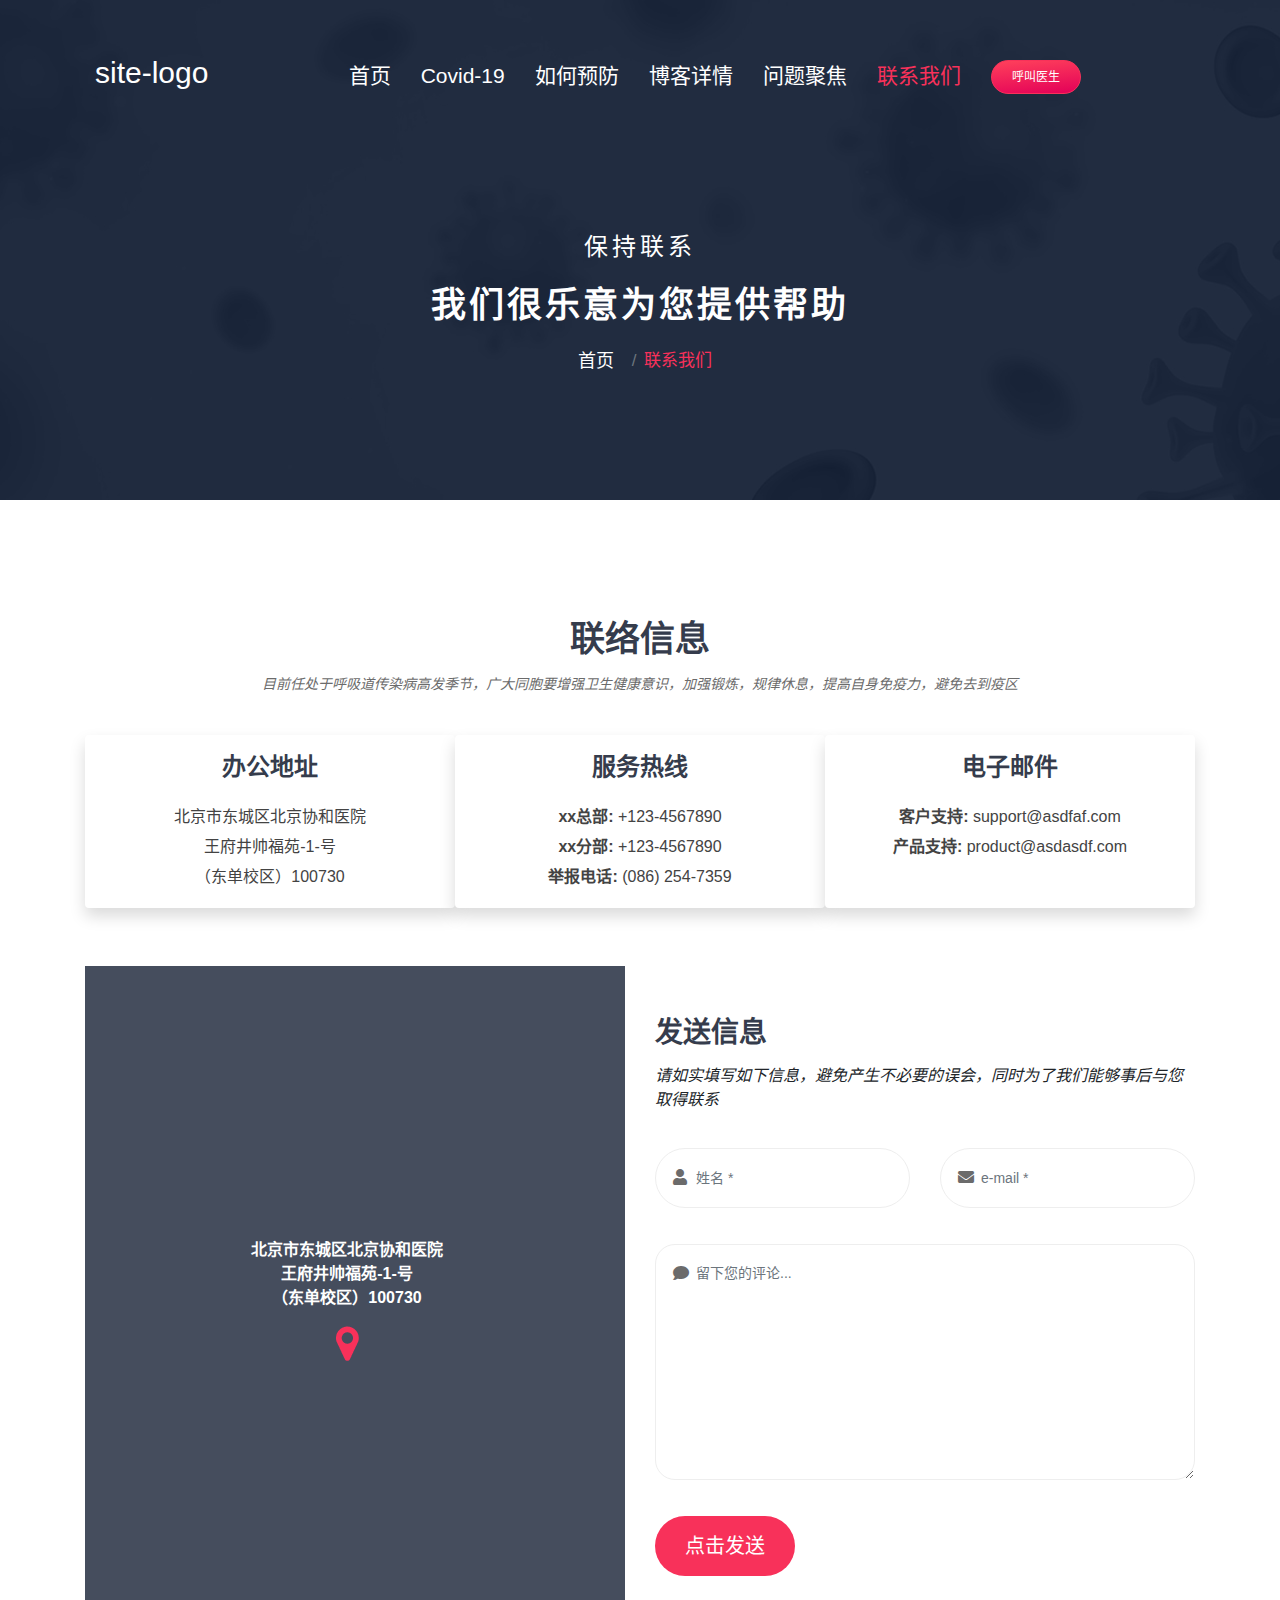
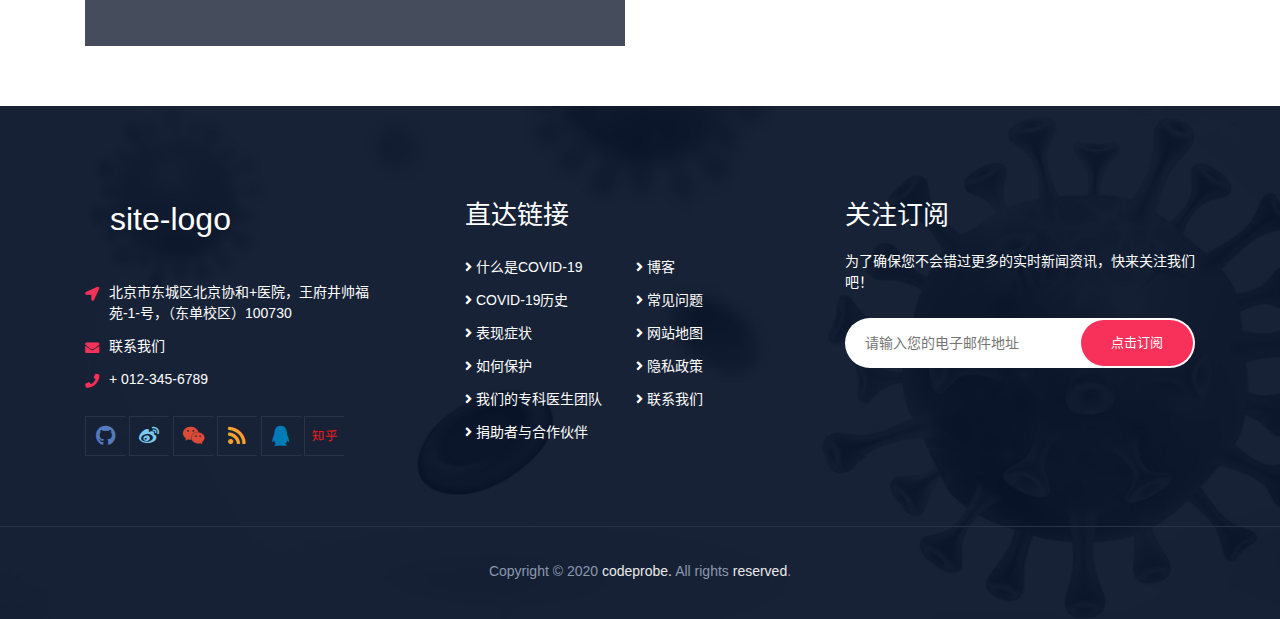
<file: contact-us.html>
<html lang="zh-cn">

<head>
    <meta charset="UTF-8">
    <meta name="viewport" content="width=device-width, initial-scale=1.0, shrink-to-fit=no">
    <title>Contact US</title>
    <link href="images/favicon.ico" rel="icon" type="image/x-icon" />
    <link rel="stylesheet" href="/lib/bootstrap/css/bootstrap.css" type="text/css">
    <link rel="stylesheet" href="css/all.min.css" type="text/css" />
    <link rel="stylesheet" href="/css/selfstyle.css" type="text/css">
</head>

<body>


    <!-- Start: Header Section -->
    <section class="page-header inner-page-header">
        <div class="container">
            <nav class="navbar navbar-expand-lg navbar-dark">
                <a class="navbar-brand" href="index.html">site-logo</a>
                <button class="navbar-toggler d-none d-sm-none d-md-none" type="button" data-toggle="collapse"
                    data-target="#navbarNav" aria-controls="navbarNav" aria-expanded="false"
                    aria-label="Toggle navigation">
                    <span class="navbar-toggler-icon"></span>
                </button>
                <div class="collapse navbar-collapse justify-content-center d-none d-sm-none d-md-none" id="navbarNav">
                    <ul class="navbar-nav navbar-style text-center">
                        <li class="nav-item"><a class="nav-link" href="index.html">首页</a></li>
                        <li class="nav-item"><a class="nav-link" href="covid-19.html">Covid-19</a></li>
                        <li class="nav-item"><a class="nav-link" href="prevention.html">如何预防</a></li>
                        <li class="nav-item"><a class="nav-link" href="blog.html">博客详情</a></li>
                        <li class="nav-item"><a class="nav-link" href="faq.html">问题聚焦</a></li>
                        <li class="nav-item active"><a class="nav-link" href="contact-us.html">联系我们</a></li>
                        <li class="nav-item"><a class="nav-link btn" href="#">呼叫医生</a></li>
                    </ul>
                </div>
            </nav>
        </div>

        <div class="container">
            <div class="row">
                <div class="col-sm-12">
                    <div class="banner-caption">
                        <h3>保持联系</h3>
                        <h2>我们很乐意为您提供帮助</h2>
                        <nav aria-label="breadcrumb">
                            <ol class="breadcrumb">
                                <li class="breadcrumb-item">
                                    <a href="#">首页</a>
                                </li>
                                <li class="breadcrumb-item active">
                                    联系我们
                                </li>
                            </ol>
                        </nav>
                    </div>
                </div>
            </div>
        </div>

    </section>
    <!-- End: Header Section -->



    <!-- Start: Contact Detail Section -->
    <section class="contact-details-main">
        <div class="container">
            <h3 class="section-title">联络信息
                <em></em>
            </h3>
            <span class="lead-text">
                目前任处于呼吸道传染病高发季节，广大同胞要增强卫生健康意识，加强锻炼，规律休息，提高自身免疫力，避免去到疫区
            </span>
            <div class="row no-gutters">
                <div class="col-sm-4 shadow p-3 mb-5 bg-white rounded">
                    <div class="contact-details">
                        <div class="contact-icon-circle">
                            <i class="sprites-contact office-address"></i>
                        </div>
                        <h4>办公地址</h4>
                        <p> 北京市东城区北京协和医院
                            <br /> 王府井帅福苑-1-号
                            <br />（东单校区）100730
                        </p>
                    </div>
                </div>
                <div class="col-sm-4 shadow p-3 mb-5 bg-white rounded">
                    <div class="contact-details">
                        <div class="contact-icon-circle">
                            <i class="sprites-contact contact-phone"></i>
                        </div>
                        <h4>服务热线</h4>
                        <p>
                            <strong>xx总部: </strong>
                            <a href="tel:+1234567890">+123-4567890</a>
                            <br />
                            <strong>xx分部: </strong>
                            <a href="tel:+1234567890">+123-4567890</a>
                            <br />
                            <strong>举报电话: </strong>
                            <a href="tel:0012547359">(086) 254-7359</a>
                            <br />

                        </p>
                    </div>
                </div>
                <div class="col-sm-4 shadow p-3 mb-5 bg-white rounded">
                    <div class="contact-details">
                        <div class="contact-icon-circle">
                            <i class="sprites-contact contact-email"></i>
                        </div>
                        <h4>电子邮件</h4>
                        <p>
                            <strong>客户支持: </strong>
                            <a href="mailto:support@hostcaptain.com">support@asdfaf.com</a>
                            <br />
                            <strong>产品支持: </strong>
                            <a href="mailto:product@hostcaptain.com">product@asdasdf.com</a>
                            <br />
                        </p>
                    </div>
                </div>
            </div>
        </div>
    </section>
    <!-- End: Contact Detail Section -->

    <!-- Start: Contact Form Section -->
    <section class="contact-info  inner-space100">
        <div class="container">
            <div class="row">
                <div class="col-lg-6 col-md-12">
                    <div class="google-map">
                        <div class="container-fluid">
                            <div class="row">
                                <iframe src="" frameborder="0" style="border:0" allow fullscreen>
                                </iframe>
                            </div>
                        </div>
                        <div class="overlay"></div>
                        <div class="address-caption">
                            <p>北京市东城区北京协和医院
                                <br /> 王府井帅福苑-1-号
                                <br /> （东单校区）100730</p>
                            <img src="images/contact-map-marker.png" alt="marker">
                        </div>
                    </div>
                </div>
                <div class="col-lg-6 col-md-12">
                    <div class="contact-info-form">
                        <h3>发送信息
                        </h3>
                        <p> 请如实填写如下信息，避免产生不必要的误会，同时为了我们能够事后与您取得联系</p>
                        <div class="row">
                            <div class="col-md-6">
                                <div class="form-group">
                                    <i class="fa fa-user"></i>
                                    <input type="text" name="" id="" class="form-control" placeholder="姓名 *">
                                </div>
                            </div>
                            <div class="col-md-6">
                                <div class="form-group">
                                    <i class="fa fa-envelope"></i>
                                    <input type="email" name="" id="" class="form-control" placeholder="e-mail *">
                                </div>
                            </div>
                            <div class="col-md-12">
                                <div class="form-group">
                                    <i class="fa fa-comment"></i>
                                    <textarea name="" id="" cols="30" rows="10" class="form-control"
                                        placeholder="留下您的评论..."></textarea>
                                </div>

                            </div>
                            <div class="col-md-12">
                                <input type="button" value="点击发送" class="btn btn-dark">
                            </div>

                        </div>
                    </div>
                </div>
            </div>
        </div>
    </section>
    <!-- End: Contact Form Section -->



    <!-- Start: Footer -->
    <footer class="footer">
        <div class="container">
            <div class="row wow slideInLeft" data-wow-duration="1s">
                <div class="col-lg-4 col-sm-6">
                    <div class="footer-widget">
                        <div class="footer-brand">
                            <h2 >site-logo</h2>
                        </div>
                        <ul class="location">
                            <li>
                                <i class="fas fa-location-arrow"></i>
                                <span>北京市东城区北京协和+医院，王府井帅福苑-1-号，（东单校区）100730</span>
                            </li>
                            <li>
                                <i class="fas fa-envelope"></i>
                                <span><a href="#">联系我们</a></span>
                            </li>
                            <li>
                                <i class="fas fa-phone"></i>
                                <span><a href="tel:+012-345-6789">+ 012-345-6789</a></span>
                            </li>
                        </ul>
                        <div class="social-icons">
                            <a href="javascript:void(0);" class="facebook">
                                <i class="fab fa-github"></i>
                            </a>
                            <a href="javascript:void(0);" class="twitter">
                                <i class="fab fa-weibo"></i>
                            </a>
                            <a href="javascript:void(0);" class="googleplus">
                                <i class="fab fa-weixin"></i>
                            </a>
                            <a href="javascript:void(0);" class="rss">
                                <i class="fas fa-rss"></i>
                            </a>
                            <a href="javascript:void(0);" class="linkedin">
                                <i class="fab fa-qq"></i>
                            </a>
                            <a href="javascript:void(0);" class="youtube">
                                <i class="fab fa-zhihu"></i>
                            </a>
                        </div>
                    </div>
                </div>

                <div class="col-lg-4 col-sm-6">
                    <div class="footer-widget">
                        <h3>直达链接</h3>
                        <ul>
                            <li><a href="index.html"><i class="fa fa-angle-right" aria-hidden="true"></i>
                                    什么是COVID-19</a></li>
                            <li><a href="covid-19.html"><i class="fa fa-angle-right" aria-hidden="true"></i>
                                    COVID-19历史</a></li>
                            <li><a href="covid-19.html"><i class="fa fa-angle-right" aria-hidden="true"></i> 表现症状</a>
                            </li>
                            <li><a href="prevention.html"><i class="fa fa-angle-right" aria-hidden="true"></i> 如何保护</a>
                            </li>
                            <li><a href="#."><i class="fa fa-angle-right" aria-hidden="true"></i> 我们的专科医生团队</a></li>
                            <li><a href="#."><i class="fa fa-angle-right" aria-hidden="true"></i> 捐助者与合作伙伴</a></li>
                        </ul>
                        <ul>
                            <li><a href="blog.html"><i class="fa fa-angle-right" aria-hidden="true"></i> 博客</a></li>
                            <li><a href="faq.html"><i class="fa fa-angle-right" aria-hidden="true"></i> 常见问题</a></li>
                            <li><a href="#."><i class="fa fa-angle-right" aria-hidden="true"></i> 网站地图</a></li>
                            <li><a href=""><i class="fa fa-angle-right" aria-hidden="true"></i> 隐私政策</a></li>
                            <li><a href="contact-us.html"><i class="fa fa-angle-right" aria-hidden="true"></i> 联系我们</a>
                            </li>
                        </ul>
                    </div>
                </div>

                <div class="col-lg-4 col-sm-12">
                    <div class="footer-widget">
                        <h3>关注订阅</h3>
                        <p>为了确保您不会错过更多的实时新闻资讯，快来关注我们吧！</p>
                        <form>
                            <div class="form-group">
                                <input type="text" name="" value="" placeholder="请输入您的电子邮件地址">
                                <input type="submit" value="点击订阅">
                            </div>
                        </form>
                    </div>
                </div>
            </div>
        </div>
        <div class="footer-bar">
            <div class="container">
                <div class="row text-center ">
                    <div class="col-lg-12 col-md-12 ">
                        <p>Copyright © 2020 <a href="#">codeprobe.</a> All rights <a href="#" title="">reserved</a>.</p>
                    </div>
                </div>
            </div>
        </div>
    </footer>
    <!-- End: Footer -->



    <script src="/lib/jquery/jquery-3.5.1.js"></script>
    <script src="/lib/popper/popper-1.12.9.min.js"></script>
    <script src="/lib/bootstrap/js/bootstrap.js"></script>
</body>

</html>
</file>
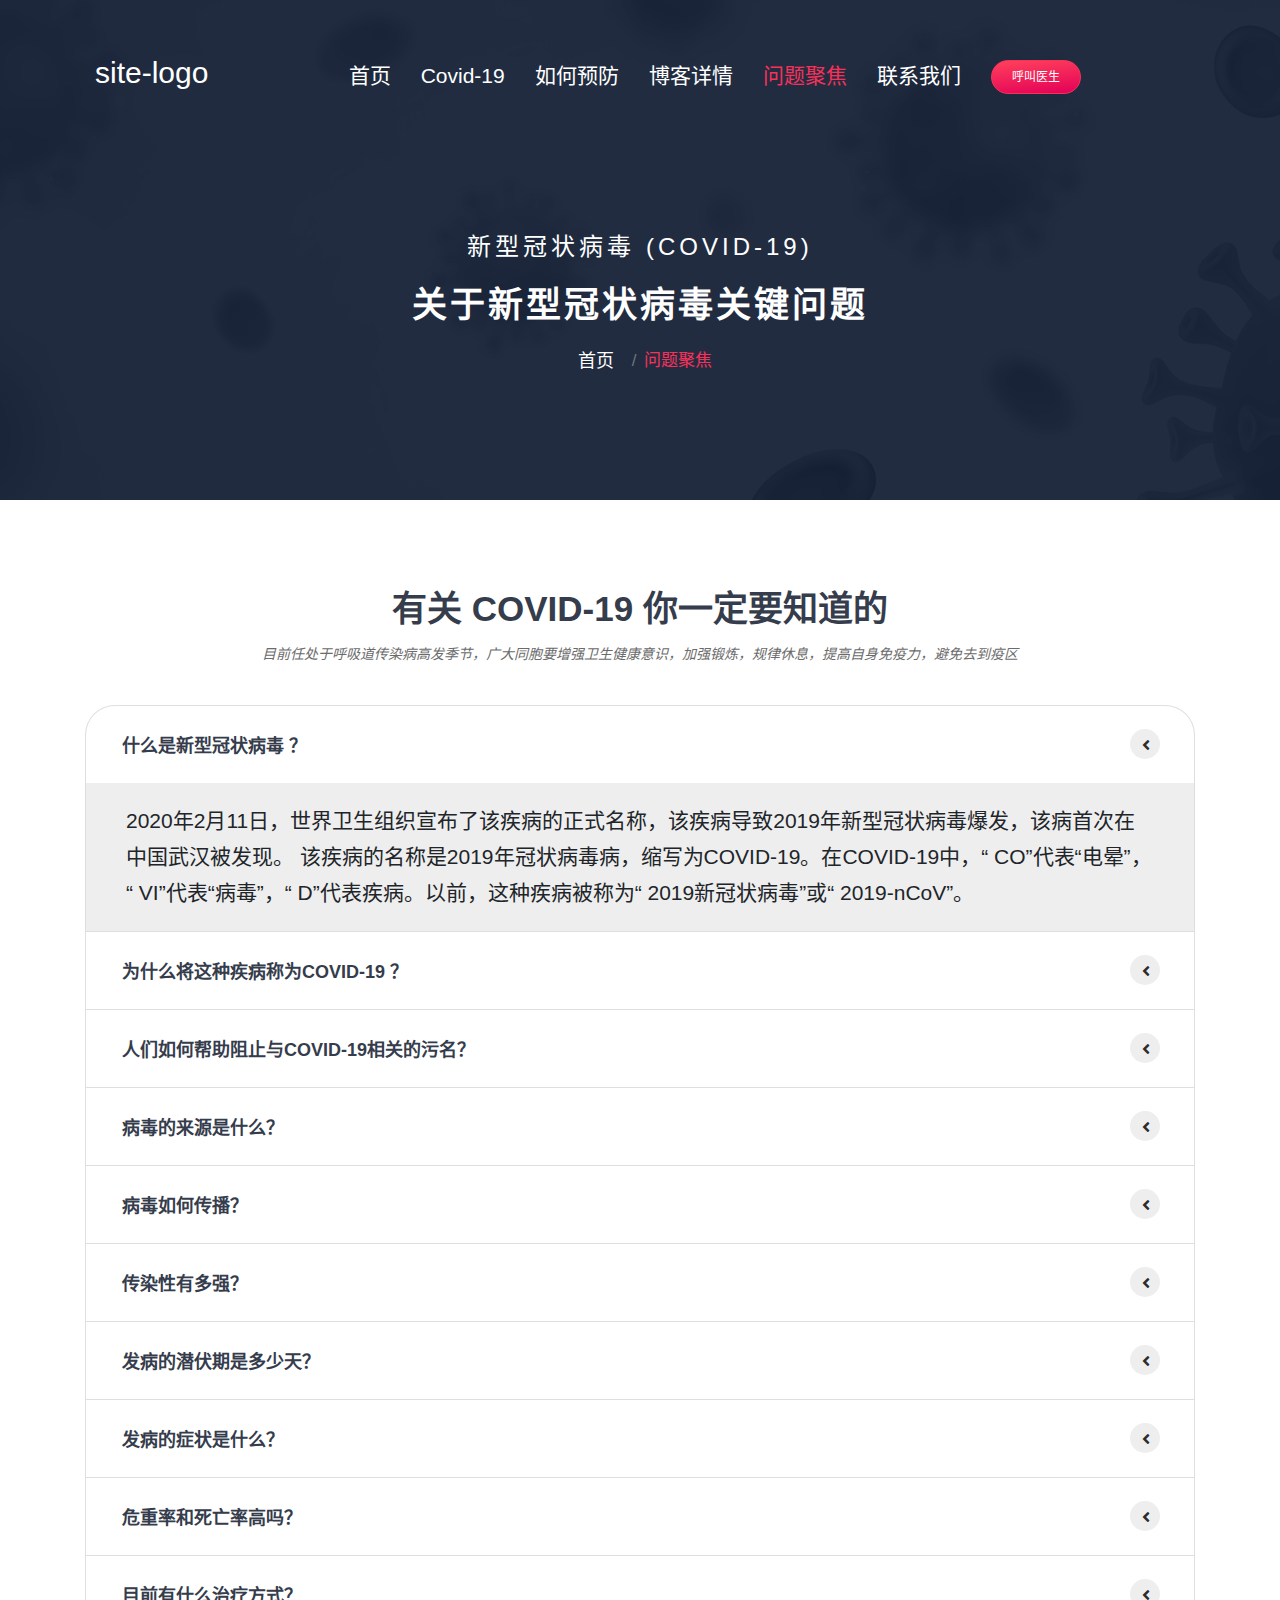
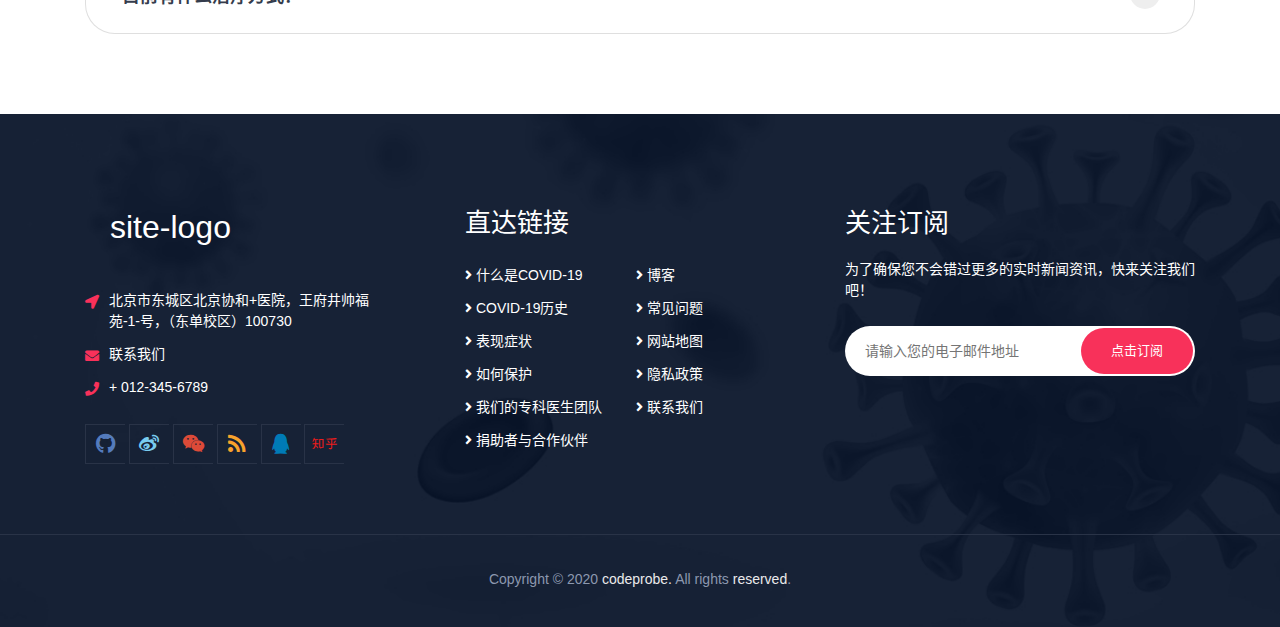
<file: faq.html>
<html lang="zh-cn">

<head>
    <meta charset="UTF-8">
    <meta name="viewport" content="width=device-width, initial-scale=1.0, shrink-to-fit=no">
    <title>Question</title>
    <link href="images/favicon.ico" rel="icon" type="image/x-icon" />
    <link rel="stylesheet" href="/lib/bootstrap/css/bootstrap.css" type="text/css">
    <link rel="stylesheet" href="css/all.min.css" type="text/css" />
    <link rel="stylesheet" href="/css/selfstyle.css" type="text/css">
</head>

<body>


    <!-- Start: Header Section -->
    <section class="page-header inner-page-header">
        <div class="container">
            <nav class="navbar navbar-expand-lg navbar-dark">
                <a class="navbar-brand" href="index.html">site-logo</a>
                <button class="navbar-toggler d-none d-sm-none d-md-none" type="button" data-toggle="collapse"
                    data-target="#navbarNav" aria-controls="navbarNav" aria-expanded="false"
                    aria-label="Toggle navigation">
                    <span class="navbar-toggler-icon"></span>
                </button>
                <div class="collapse navbar-collapse justify-content-center d-none d-sm-none d-md-none" id="navbarNav">
                    <ul class="navbar-nav navbar-style text-center">
                        <li class="nav-item"><a class="nav-link" href="index.html">首页</a></li>
                        <li class="nav-item"><a class="nav-link" href="covid-19.html">Covid-19</a></li>
                        <li class="nav-item"><a class="nav-link" href="prevention.html">如何预防</a></li>
                        <li class="nav-item"><a class="nav-link" href="blog.html">博客详情</a></li>
                        <li class="nav-item active"><a class="nav-link" href="faq.html">问题聚焦</a></li>
                        <li class="nav-item"><a class="nav-link" href="contact-us.html">联系我们</a></li>
                        <li class="nav-item"><a class="nav-link btn" href="#">呼叫医生</a></li>
                    </ul>
                </div>
            </nav>
        </div>

        <div class="container">
            <div class="row">
                <div class="col-sm-12">
                    <div class="banner-caption">
                        <h3>新型冠状病毒 (COVID-19)</h3>
                        <h2>关于新型冠状病毒关键问题</h2>
                        <nav aria-label="breadcrumb">
                            <ol class="breadcrumb">
                                <li class="breadcrumb-item">
                                    <a href="index.html">首页</a>
                                </li>
                                <li class="breadcrumb-item active">
                                    问题聚焦
                                </li>
                            </ol>
                        </nav>
                    </div>
                </div>
            </div>
        </div>

    </section>
    <!-- End: Header Section -->


    <!-- Start: Another Faq Section -->
    <section class="question">
        <div class="container">
            <h3 class="section-title">有关 COVID-19 你一定要知道的<em></em></h3>
            <span class="lead-text">
                目前任处于呼吸道传染病高发季节，广大同胞要增强卫生健康意识，加强锻炼，规律休息，提高自身免疫力，避免去到疫区
            </span>
            <div class="row">
                <div class="col-md-12">
                    <div class="accordion" id="accordionExample">
                        <div class="card">
                            <div class="card-header" id="headingOne">
                                <h2 class="mb-0">

                                    <button class="btn btn-link collapsed" type="button" data-toggle="collapse"
                                        data-target="#collapse1" aria-expanded="true" aria-controls="collapseOne">
                                        <div class="box">
                                            <i class="fa fa-angle-left" aria-hidden="true"></i>
                                        </div>
                                        什么是新型冠状病毒 ？
                                    </button>
                                </h2>
                            </div>

                            <div id="collapse1" class="collapse show" aria-labelledby="headingOne"
                                data-parent="#accordionExample">
                                <div class="card-body">
                                    2020年2月11日，世界卫生组织宣布了该疾病的正式名称，该疾病导致2019年新型冠状病毒爆发，该病首次在中国武汉被发现。
                                    该疾病的名称是2019年冠状病毒病，缩写为COVID-19。在COVID-19中，“ CO”代表“电晕”，“ VI”代表“病毒”，“
                                    D”代表疾病。以前，这种疾病被称为“ 2019新冠状病毒”或“ 2019-nCoV”。

                                </div>
                            </div>
                        </div>

                        <div class="card">
                            <div class="card-header" id="heading2">
                                <h2 class="mb-0">
                                    <button class="btn btn-link collapsed" type="button" data-toggle="collapse"
                                        data-target="#collapse2" aria-expanded="true" aria-controls="collapseOne">
                                        <div class="box">
                                            <i class="fa fa-angle-left" aria-hidden="true"></i>
                                        </div>
                                        为什么将这种疾病称为COVID-19 ？
                                    </button>
                                </h2>
                            </div>
                            <div id="collapse2" class="collapse" aria-labelledby="headingOne"
                                data-parent="#accordionExample">
                                <div class="card-body">
                                    2020年2月11日，世界卫生组织宣布了该疾病的正式名称，该疾病导致2019年新型冠状病毒爆发，该病首次在中国武汉被发现。
                                    该疾病的名称是2019年冠状病毒病，缩写为COVID-19。在COVID-19中，“ CO”代表“电晕”，“ VI”代表“病毒”，“
                                    D”代表疾病。以前，这种疾病被称为“ 2019新冠状病毒”或“ 2019-nCoV”。
                                </div>
                            </div>
                        </div>

                        <div class="card">
                            <div class="card-header" id="headingOne">
                                <h2 class="mb-0">
                                    <button class="btn btn-link collapsed" type="button" data-toggle="collapse"
                                        data-target="#collapse3" aria-expanded="true" aria-controls="collapseOne">
                                        <div class="box">
                                            <i class="fa fa-angle-left" aria-hidden="true"></i>
                                        </div>

                                        人们如何帮助阻止与COVID-19相关的污名？

                                    </button>
                                </h2>
                            </div>
                            <div id="collapse3" class="collapse" aria-labelledby="headingOne"
                                data-parent="#accordionExample">
                                <div class="card-body">
                                    美国国家生物技术信息中心(NCBI)发布的文章显示，研究人员已经研究了新冠病毒的基因组，发现了对感染至关重要的蛋白质。
                                    来自澳大利亚国立卫生研究院(National Institutes of Health)和至少三家公司的科学家正在研制备选疫苗。
                                    美国国家过敏症和传染病研究所所长安东尼·福奇说：“如果没有遇到任何不可预见的障碍，我们能在未来三个月内进行一期试验……在初步试验之后，
                                    可能还需要几个月甚至几年的时间来进行广泛的测试，以证明疫苗安全有效。在最好的情况下，疫苗可能在一年后对公众开放。”
                                </div>
                            </div>
                        </div>

                        <div class="card">
                            <div class="card-header" id="headingOne">
                                <h2 class="mb-0">
                                    <button class="btn btn-link collapsed" type="button" data-toggle="collapse"
                                        data-target="#collapse4" aria-expanded="true" aria-controls="collapseOne">
                                        <div class="box">
                                            <i class="fa fa-angle-left" aria-hidden="true"></i>
                                        </div>

                                        病毒的来源是什么？

                                    </button>
                                </h2>
                            </div>
                            <div id="collapse4" class="collapse" aria-labelledby="headingOne"
                                data-parent="#accordionExample">
                                <div class="card-body">
                                    1月30日《新英格兰医学期刊》刊登的《新冠病毒感染的肺炎在中国武汉的早期传播动力学》表明，大多数感染者7天内会发病，估计平均潜伏期为5.2天。
                                    荷兰的研究人员表示，在34个确证病例中，平均潜伏期大概为5.8天。而在《新英格兰医学期刊》的另一则报道中，一位27岁的越南小伙被其曾到过武汉的父亲感染，发病的潜伏期只有3天。
                                    世卫组织在《Novel Coronavirus(新冠病毒)-Situation
                                    Report-7》中预测病毒的潜伏期大约为2至10天。美国疾控中心的官员估计，潜伏期为2至14天。
                                </div>
                            </div>
                        </div>

                        <div class="card">
                            <div class="card-header" id="headingOne">
                                <h2 class="mb-0">
                                    <button class="btn btn-link collapsed" type="button" data-toggle="collapse"
                                        data-target="#collapse5" aria-expanded="true" aria-controls="collapseOne">
                                        <div class="box">
                                            <i class="fa fa-angle-left" aria-hidden="true"></i>
                                        </div>
                                        病毒如何传播？

                                    </button>
                                </h2>
                            </div>
                            <div id="collapse5" class="collapse" aria-labelledby="headingOne"
                                data-parent="#accordionExample">
                                <div class="card-body">
                                    1月30日《新英格兰医学期刊》刊登的《新冠病毒感染的肺炎在中国武汉的早期传播动力学》表明，大多数感染者7天内会发病，估计平均潜伏期为5.2天。
                                    荷兰的研究人员表示，在34个确证病例中，平均潜伏期大概为5.8天。而在《新英格兰医学期刊》的另一则报道中，一位27岁的越南小伙被其曾到过武汉的父亲感染，发病的潜伏期只有3天。
                                    世卫组织在《Novel Coronavirus(新冠病毒)-Situation
                                    Report-7》中预测病毒的潜伏期大约为2至10天。美国疾控中心的官员估计，潜伏期为2至14天。
                                </div>
                            </div>
                        </div>

                        <div class="card">
                            <div class="card-header" id="headingOne">
                                <h2 class="mb-0">
                                    <button class="btn btn-link collapsed" type="button" data-toggle="collapse"
                                        data-target="#collapse6" aria-expanded="true" aria-controls="collapseOne">
                                        <div class="box">
                                            <i class="fa fa-angle-left" aria-hidden="true"></i>
                                        </div>
                                        传染性有多强？
                                    </button>
                                </h2>
                            </div>
                            <div id="collapse6" class="collapse" aria-labelledby="headingOne"
                                data-parent="#accordionExample">
                                <div class="card-body">
                                    2020年2月11日，世界卫生组织宣布了该疾病的正式名称，该疾病导致2019年新型冠状病毒爆发，该病首次在中国武汉被发现。
                                    该疾病的名称是2019年冠状病毒病，缩写为COVID-19。在COVID-19中，“ CO”代表“电晕”，“ VI”代表“病毒”，“
                                    D”代表疾病。以前，这种疾病被称为“ 2019新冠状病毒”或“ 2019-nCoV”。
                                </div>
                            </div>
                        </div>

                        <div class="card">
                            <div class="card-header" id="headingOne">
                                <h2 class="mb-0">
                                    <button class="btn btn-link collapsed" type="button" data-toggle="collapse"
                                        data-target="#collapse7" aria-expanded="true" aria-controls="collapseOne">
                                        <div class="box">
                                            <i class="fa fa-angle-left" aria-hidden="true"></i>
                                        </div>
                                        发病的潜伏期是多少天？
                                    </button>
                                </h2>
                            </div>
                            <div id="collapse7" class="collapse" aria-labelledby="headingOne"
                                data-parent="#accordionExample">
                                <div class="card-body">
                                    2020年2月11日，世界卫生组织宣布了该疾病的正式名称，该疾病导致2019年新型冠状病毒爆发，该病首次在中国武汉被发现。
                                    该疾病的名称是2019年冠状病毒病，缩写为COVID-19。在COVID-19中，“ CO”代表“电晕”，“ VI”代表“病毒”，“
                                    D”代表疾病。以前，这种疾病被称为“ 2019新冠状病毒”或“ 2019-nCoV”。
                                </div>
                            </div>
                        </div>

                        <div class="card">
                            <div class="card-header" id="headingOne">
                                <h2 class="mb-0">
                                    <button class="btn btn-link collapsed" type="button" data-toggle="collapse"
                                        data-target="#collapse8" aria-expanded="true" aria-controls="collapseOne">
                                        <div class="box">
                                            <i class="fa fa-angle-left" aria-hidden="true"></i>
                                        </div>
                                        发病的症状是什么？
                                    </button>
                                </h2>
                            </div>
                            <div id="collapse8" class="collapse" aria-labelledby="headingOne"
                                data-parent="#accordionExample">
                                <div class="card-body">
                                    1月30日《新英格兰医学期刊》刊登的《新冠病毒感染的肺炎在中国武汉的早期传播动力学》表明，大多数感染者7天内会发病，估计平均潜伏期为5.2天。
                                    荷兰的研究人员表示，在34个确证病例中，平均潜伏期大概为5.8天。而在《新英格兰医学期刊》的另一则报道中，一位27岁的越南小伙被其曾到过武汉的父亲感染，发病的潜伏期只有3天。
                                    世卫组织在《Novel Coronavirus(新冠病毒)-Situation
                                    Report-7》中预测病毒的潜伏期大约为2至10天。美国疾控中心的官员估计，潜伏期为2至14天。
                                </div>
                            </div>
                        </div>

                        <div class="card">
                            <div class="card-header" id="headingOne">
                                <h2 class="mb-0">
                                    <button class="btn btn-link collapsed" type="button" data-toggle="collapse"
                                        data-target="#collapse8" aria-expanded="true" aria-controls="collapseOne">
                                        <div class="box">
                                            <i class="fa fa-angle-left" aria-hidden="true"></i>
                                        </div>
                                        危重率和死亡率高吗？
                                    </button>
                                </h2>
                            </div>
                            <div id="collapse8" class="collapse" aria-labelledby="headingOne"
                                data-parent="#accordionExample">
                                <div class="card-body">
                                    1月30日《新英格兰医学期刊》刊登的《新冠病毒感染的肺炎在中国武汉的早期传播动力学》表明，大多数感染者7天内会发病，估计平均潜伏期为5.2天。
                                    荷兰的研究人员表示，在34个确证病例中，平均潜伏期大概为5.8天。而在《新英格兰医学期刊》的另一则报道中，一位27岁的越南小伙被其曾到过武汉的父亲感染，发病的潜伏期只有3天。
                                    世卫组织在《Novel Coronavirus(新冠病毒)-Situation
                                    Report-7》中预测病毒的潜伏期大约为2至10天。美国疾控中心的官员估计，潜伏期为2至14天。
                                </div>
                            </div>
                        </div>

                        <div class="card">
                            <div class="card-header" id="headingOne">
                                <h2 class="mb-0">
                                    <button class="btn btn-link collapsed" type="button" data-toggle="collapse"
                                        data-target="#collapse8" aria-expanded="true" aria-controls="collapseOne">
                                        <div class="box">
                                            <i class="fa fa-angle-left" aria-hidden="true"></i>
                                        </div>
                                        目前有什么治疗方式？
                                    </button>
                                </h2>
                            </div>
                            <div id="collapse8" class="collapse" aria-labelledby="headingOne"
                                data-parent="#accordionExample">
                                <div class="card-body">
                                    按照目前国家卫健委公布的诊疗方案，除了常规的病情检查和监测外，可对患者进行抗病毒治疗，发病早期可试用α-干扰素雾化吸入，也可选用洛匹那韦/利托那韦。
                                    如有肺部状况，酌情酌量短期内使用糖皮质激素；避免盲目或不恰当使用抗菌药物，尤其是联合使用广谱抗菌药物。
                                    加强细菌学监测，有继发细菌感染证据时及时应用抗菌药物
                                </div>
                            </div>
                        </div>

                    </div>


                </div>
            </div>
        </div>
    </section>
    <!-- End: Another Faq Section -->


    <!-- Start: Footer -->
    <footer class="footer">
        <div class="container">
            <div class="row wow slideInLeft" data-wow-duration="1s">
                <div class="col-lg-4 col-sm-6">
                    <div class="footer-widget">
                        <div class="footer-brand">
                            <h2 >site-logo</h2>
                        </div>
                        <ul class="location">
                            <li>
                                <i class="fas fa-location-arrow"></i>
                                <span>北京市东城区北京协和+医院，王府井帅福苑-1-号，（东单校区）100730</span>
                            </li>
                            <li>
                                <i class="fas fa-envelope"></i>
                                <span><a href="#">联系我们</a></span>
                            </li>
                            <li>
                                <i class="fas fa-phone"></i>
                                <span><a href="tel:+012-345-6789">+ 012-345-6789</a></span>
                            </li>
                        </ul>
                        <div class="social-icons">
                            <a href="javascript:void(0);" class="facebook">
                                <i class="fab fa-github"></i>
                            </a>
                            <a href="javascript:void(0);" class="twitter">
                                <i class="fab fa-weibo"></i>
                            </a>
                            <a href="javascript:void(0);" class="googleplus">
                                <i class="fab fa-weixin"></i>
                            </a>
                            <a href="javascript:void(0);" class="rss">
                                <i class="fas fa-rss"></i>
                            </a>
                            <a href="javascript:void(0);" class="linkedin">
                                <i class="fab fa-qq"></i>
                            </a>
                            <a href="javascript:void(0);" class="youtube">
                                <i class="fab fa-zhihu"></i>
                            </a>
                        </div>
                    </div>
                </div>

                <div class="col-lg-4 col-sm-6">
                    <div class="footer-widget">
                        <h3>直达链接</h3>
                        <ul>
                            <li><a href="index.html"><i class="fa fa-angle-right" aria-hidden="true"></i>
                                    什么是COVID-19</a></li>
                            <li><a href="covid-19.html"><i class="fa fa-angle-right" aria-hidden="true"></i>
                                    COVID-19历史</a></li>
                            <li><a href="covid-19.html"><i class="fa fa-angle-right" aria-hidden="true"></i> 表现症状</a>
                            </li>
                            <li><a href="prevention.html"><i class="fa fa-angle-right" aria-hidden="true"></i> 如何保护</a>
                            </li>
                            <li><a href="#."><i class="fa fa-angle-right" aria-hidden="true"></i> 我们的专科医生团队</a></li>
                            <li><a href="#."><i class="fa fa-angle-right" aria-hidden="true"></i> 捐助者与合作伙伴</a></li>
                        </ul>
                        <ul>
                            <li><a href="blog.html"><i class="fa fa-angle-right" aria-hidden="true"></i> 博客</a></li>
                            <li><a href="faq.html"><i class="fa fa-angle-right" aria-hidden="true"></i> 常见问题</a></li>
                            <li><a href="#."><i class="fa fa-angle-right" aria-hidden="true"></i> 网站地图</a></li>
                            <li><a href=""><i class="fa fa-angle-right" aria-hidden="true"></i> 隐私政策</a></li>
                            <li><a href="contact-us.html"><i class="fa fa-angle-right" aria-hidden="true"></i> 联系我们</a>
                            </li>
                        </ul>
                    </div>
                </div>

                <div class="col-lg-4 col-sm-12">
                    <div class="footer-widget">
                        <h3>关注订阅</h3>
                        <p>为了确保您不会错过更多的实时新闻资讯，快来关注我们吧！</p>
                        <form>
                            <div class="form-group">
                                <input type="text" name="" value="" placeholder="请输入您的电子邮件地址">
                                <input type="submit" value="点击订阅">
                            </div>
                        </form>
                    </div>
                </div>
            </div>
        </div>
        <div class="footer-bar">
            <div class="container">
                <div class="row text-center ">
                    <div class="col-lg-12 col-md-12 ">
                        <p>Copyright © 2020 <a href="#">codeprobe.</a> All rights <a href="#" title="">reserved</a>.</p>
                    </div>
                </div>
            </div>
        </div>
    </footer>
    <!-- End: Footer -->


    <script src="/lib/jquery/jquery-3.5.1.js"></script>
    <script src="/lib/popper/popper-1.12.9.min.js"></script>
    <script src="/lib/bootstrap/js/bootstrap.js"></script>
</body>

</html>
</file>
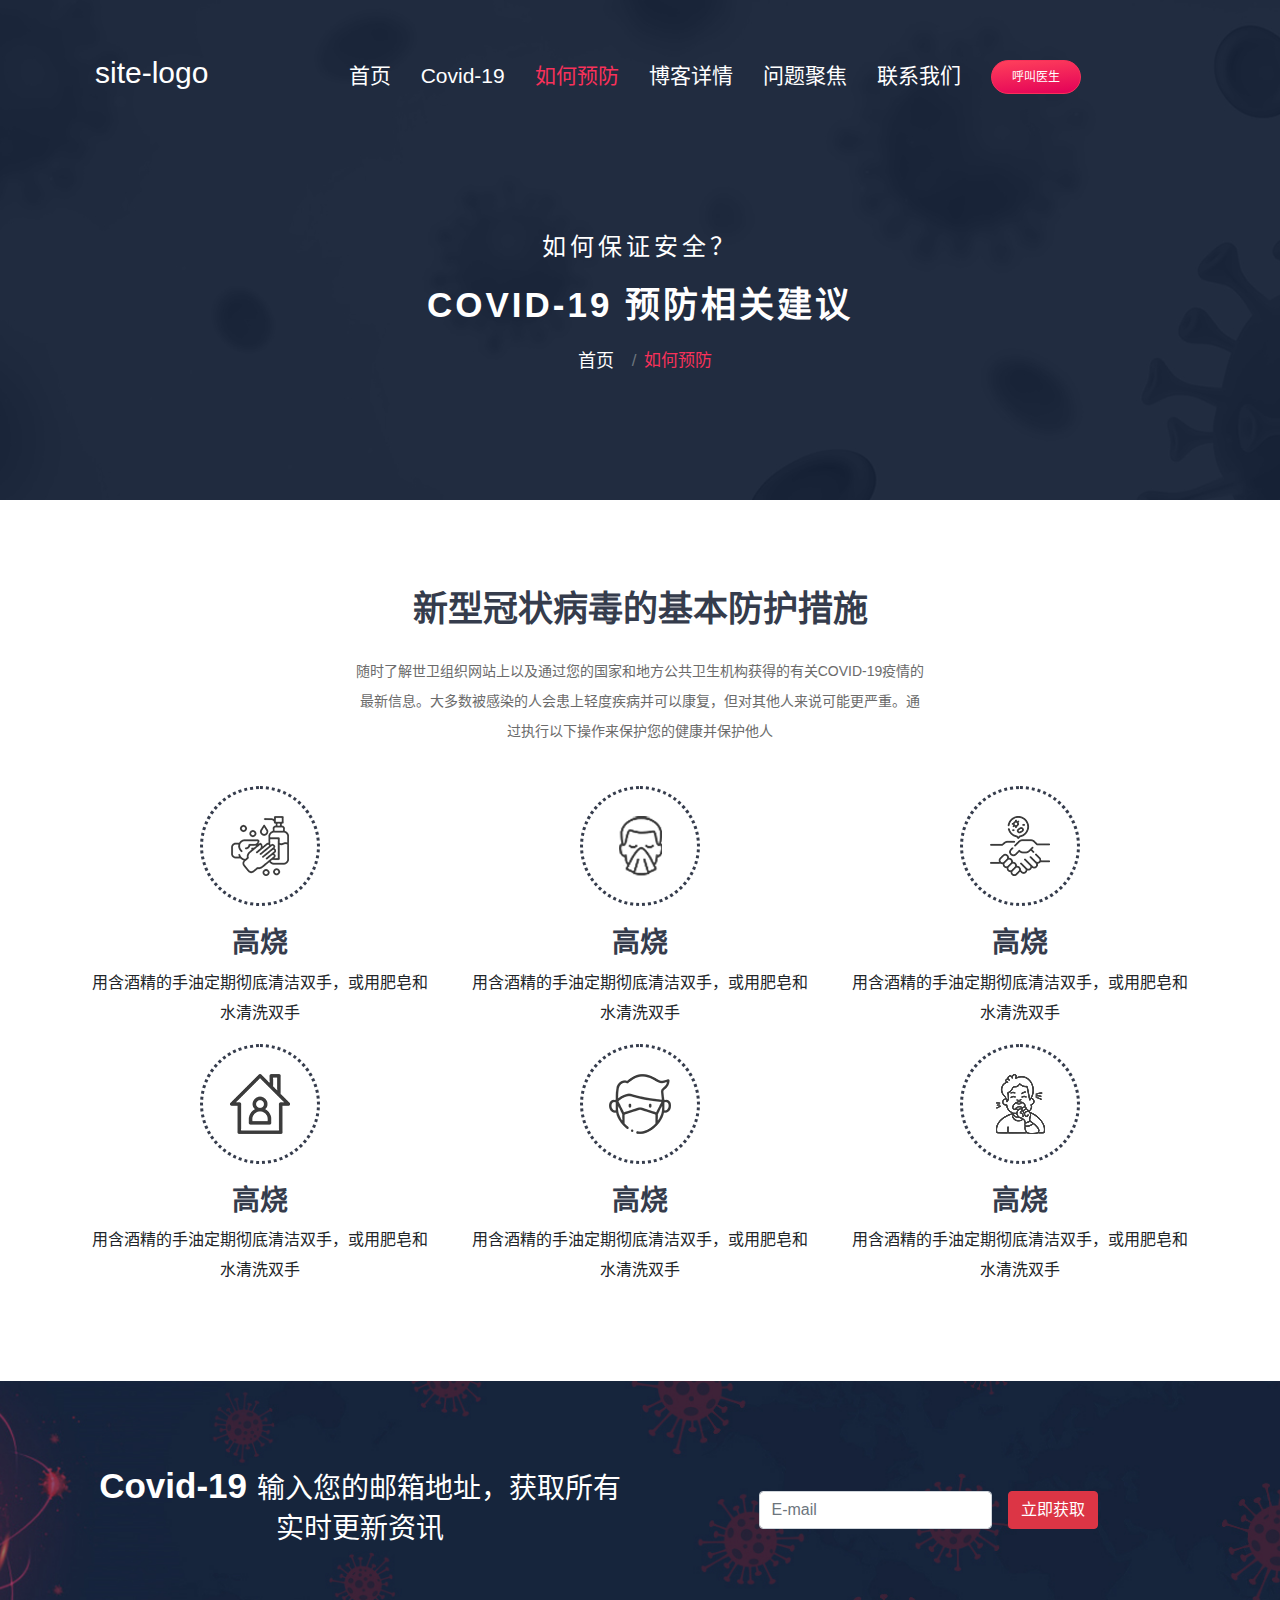
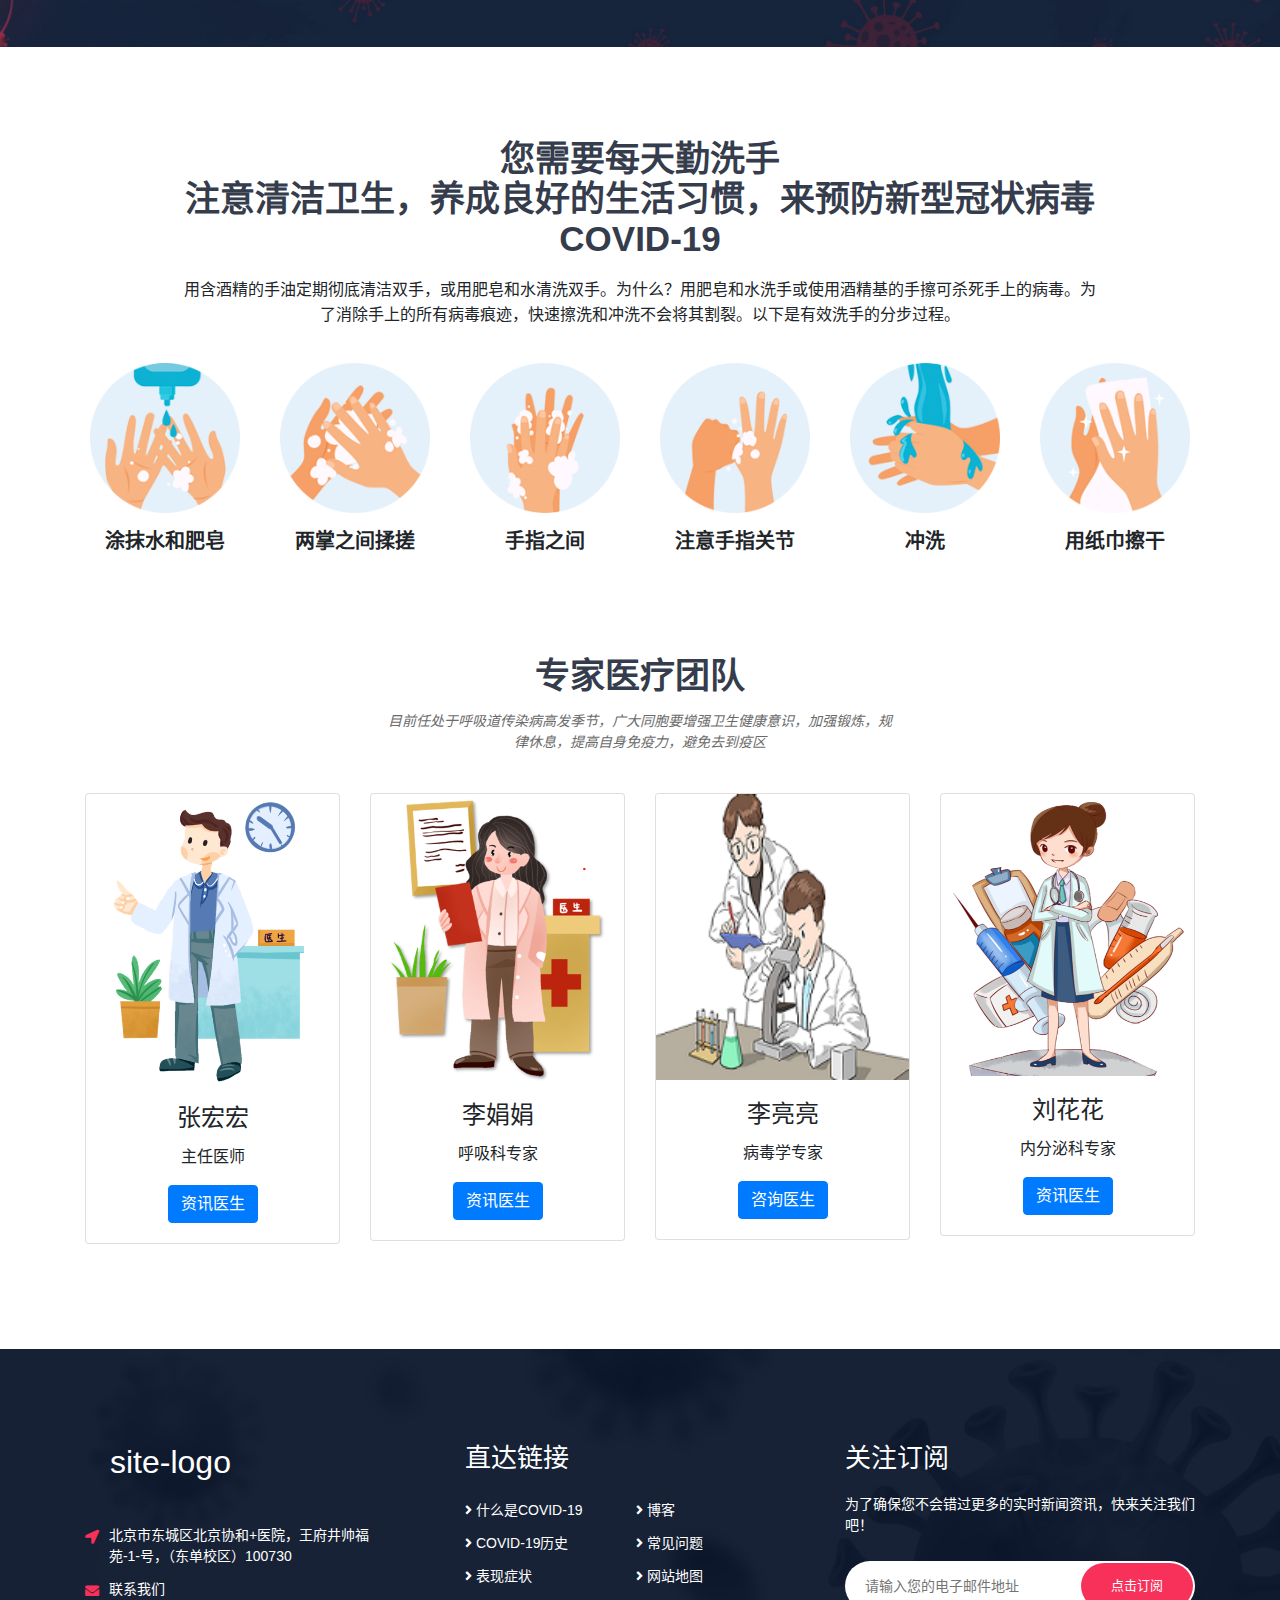
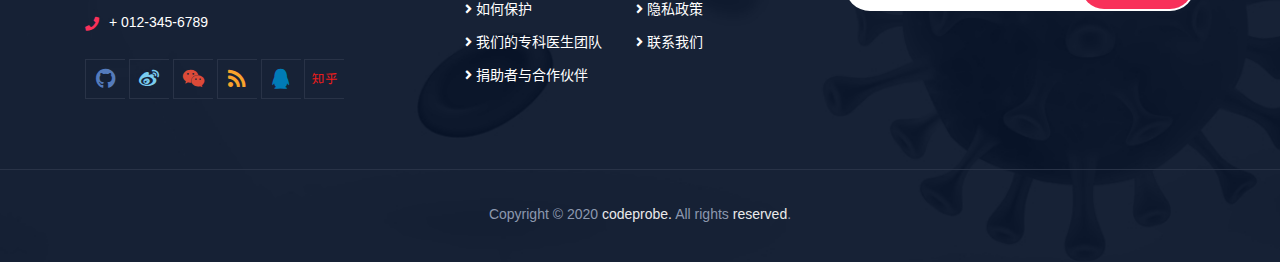
<file: prevention.html>
<html lang="zh-cn">

<head>
    <meta charset="UTF-8">
    <meta name="viewport" content="width=device-width, initial-scale=1.0, shrink-to-fit=no">
    <title>Blog</title>
    <link href="images/favicon.ico" rel="icon" type="image/x-icon" />
    <link rel="stylesheet" href="/lib/bootstrap/css/bootstrap.css" type="text/css">
    <link rel="stylesheet" href="css/all.min.css" type="text/css" />
    <link rel="stylesheet" href="/css/selfstyle.css" type="text/css">
</head>

<body>

    <!-- Start: Header Section -->
    <section class="page-header inner-page-header">
        <div class="container">
            <nav class="navbar navbar-expand-lg navbar-dark">
                <a class="navbar-brand" href="index.html">site-logo</a>
                <button class="navbar-toggler d-none d-sm-none d-md-none" type="button" data-toggle="collapse"
                    data-target="#navbarNav" aria-controls="navbarNav" aria-expanded="false"
                    aria-label="Toggle navigation">
                    <span class="navbar-toggler-icon"></span>
                </button>
                <div class="collapse navbar-collapse justify-content-center d-none d-sm-none d-md-none" id="navbarNav">
                    <ul class="navbar-nav navbar-style text-center">
                        <li class="nav-item"><a class="nav-link" href="index.html">首页</a></li>
                        <li class="nav-item"><a class="nav-link" href="covid-19.html">Covid-19</a></li>
                        <li class="nav-item active"><a class="nav-link" href="prevention.html">如何预防</a></li>
                        <li class="nav-item"><a class="nav-link" href="blog.html">博客详情</a></li>
                        <li class="nav-item"><a class="nav-link" href="faq.html">问题聚焦</a></li>
                        <li class="nav-item"><a class="nav-link" href="contact-us.html">联系我们</a></li>
                        <li class="nav-item"><a class="nav-link btn" href="#">呼叫医生</a></li>
                    </ul>
                </div>
            </nav>
        </div>

        <div class="container">
            <div class="row">
                <div class="col-sm-12">
                    <div class="banner-caption">
                        <h3>如何保证安全？</h3>
                        <h2>COVID-19 预防相关建议</h2>
                        <nav aria-label="breadcrumb">
                            <ol class="breadcrumb">
                                <li class="breadcrumb-item">
                                    <a href="#">首页</a>
                                </li>
                                <li class="breadcrumb-item active">
                                    如何预防
                                </li>
                            </ol>
                        </nav>
                    </div>
                </div>
            </div>
        </div>

    </section>
    <!-- End: Header Section -->


    <!-- Start: Symptoms Section -->
    <section class="basic-protection-measure">
        <div class="col-lg-7 col-md-11 mx-auto">
            <h3 class="section-title">新型冠状病毒的基本防护措施 </h3>
            <span class="lead-text lead-text-detail">
                随时了解世卫组织网站上以及通过您的国家和地方公共卫生机构获得的有关COVID-19疫情的最新信息。大多数被感染的人会患上轻度疾病并可以康复，但对其他人来说可能更严重。通过执行以下操作来保护您的健康并保护他人</span>
        </div>
        <div class="container">
            <div class="row">
                <div class="col-sm-6 col-md-4">
                    <div class="single-basic-measure text-center">
                        <div class="cloud-rounded">
                            <i class="sprites-v3-cloud hand-wash-icon"></i>
                        </div>
                        <h3>高烧</h3>
                        <p>用含酒精的手油定期彻底清洁双手，或用肥皂和水清洗双手</p>
                    </div>
                </div>

                <div class="col-sm-6 col-md-4">
                    <div class="single-basic-measure text-center">
                        <div class="cloud-rounded">
                            <i class="sprites-v3-cloud cover-nose-mouth-icon"></i>
                        </div>
                        <h3>高烧</h3>
                        <p>用含酒精的手油定期彻底清洁双手，或用肥皂和水清洗双手</p>
                    </div>
                </div>

                <div class="col-sm-6 col-md-4">
                    <div class="single-basic-measure text-center">
                        <div class="cloud-rounded">
                            <i class="sprites-v3-cloud close-contact-icon"></i>
                        </div>
                        <h3>高烧</h3>
                        <p>用含酒精的手油定期彻底清洁双手，或用肥皂和水清洗双手</p>
                    </div>
                </div>

                <div class="col-sm-6 col-md-4">
                    <div class="single-basic-measure text-center">
                        <div class="cloud-rounded">
                            <i class="sprites-v3-cloud social-distance-icon"></i>
                        </div>
                        <h3>高烧</h3>
                        <p>用含酒精的手油定期彻底清洁双手，或用肥皂和水清洗双手</p>
                    </div>
                </div>

                <div class="col-sm-6 col-md-4">
                    <div class="single-basic-measure text-center">
                        <div class="cloud-rounded">
                            <i class="sprites-v3-cloud wear-mask-icon"></i>
                        </div>
                        <h3>高烧</h3>
                        <p>用含酒精的手油定期彻底清洁双手，或用肥皂和水清洗双手</p>
                    </div>
                </div>

                <div class="col-sm-6 col-md-4">
                    <div class="single-basic-measure text-center">
                        <div class="cloud-rounded">
                            <i class="sprites-v3-cloud avoid-face-touch-icon"></i>
                        </div>
                        <h3>高烧</h3>
                        <p>用含酒精的手油定期彻底清洁双手，或用肥皂和水清洗双手</p>
                    </div>
                </div>
            </div>
        </div>
    </section>
    <!-- End: Symptoms Section -->



    <!-- Start: Subscribe Section -->
    <section class="subscribe">
        <div class="container">
            <div class="row text-center align-items-center pt-3">
                <div class="col-md-6 ">
                    <h3 class="section-title">Covid-19 <small>输入您的邮箱地址，获取所有实时更新资讯</small></h3>
                </div>
                <div class="col-md-6 text-center mx-auto">
                    <form class="form-row">
                        <div class="form-group mx-sm-3 mb-2">
                            <label for="inputPassword2" class="sr-only">email</label>
                            <input type="email" class="form-control" id="inputPassword2" placeholder="E-mail">
                        </div>
                        <button type="submit" class="btn btn-danger mb-2">立即获取</button>
                    </form>
                </div>
            </div>
        </div>
    </section>
    <!-- End: Subscribe Section -->

    <!-- Start: Way To Protection Section -->
    <section class="way-to-protect text-center">
        <div class="container">
            <div class="row">
                <div class="col-md-11 col-lg-10 mx-auto">
                    <h3 class="section-title">您需要每天勤洗手<br />注意清洁卫生，养成良好的生活习惯，来预防新型冠状病毒 COVID-19</h3>
                    <p>用含酒精的手油定期彻底清洁双手，或用肥皂和水清洗双手。为什么？用肥皂和水洗手或使用酒精基的手擦可杀死手上的病毒。为了消除手上的所有病毒痕迹，快速擦洗和冲洗不会将其割裂。以下是有效洗手的分步过程。
                    </p>
                </div>
            </div>
            <div class="row">
                <div class="col-sm-6 col-md-4 col-lg-2">
                    <div class="single-protect-box">
                        <figure class="figure ">
                            <div class="icon-box">
                                <i class="sprites-v3-welcome clients">
                                    <img src="images/extra-images/wash-hands-01.png"
                                        class="figure-img img-fluid rounded" alt="...">
                                </i>
                            </div>
                            <figcaption class="font-weight-bold mt-4 text-center"> 涂抹水和肥皂</figcaption>
                        </figure>
                    </div>
                </div>
                <div class="col-sm-6 col-md-4 col-lg-2">
                    <div class="single-protect-box">
                        <figure class="figure ">
                            <div class="icon-box">
                                <i class="sprites-v3-welcome clients">
                                    <img src="images/extra-images/wash-hands-02.png"
                                        class="figure-img img-fluid rounded" alt="...">
                                </i>
                            </div>
                            <figcaption class="font-weight-bold mt-4 text-center"> 两掌之间揉搓</figcaption>
                        </figure>
                    </div>
                </div>
                <div class="col-sm-6 col-md-4 col-lg-2">
                    <div class="single-protect-box">
                        <figure class="figure ">
                            <div class="icon-box">
                                <i class="sprites-v3-welcome clients">
                                    <img src="images/extra-images/wash-hands-03.png"
                                        class="figure-img img-fluid rounded" alt="...">
                                </i>
                            </div>
                            <figcaption class="font-weight-bold mt-4 text-center"> 手指之间</figcaption>
                        </figure>
                    </div>
                </div>
                <div class="col-sm-6 col-md-4 col-lg-2">
                    <div class="single-protect-box">
                        <figure class="figure ">
                            <div class="icon-box">
                                <i class="sprites-v3-welcome clients">
                                    <img src="images/extra-images/wash-hands-04.png"
                                        class="figure-img img-fluid rounded" alt="...">
                                </i>
                            </div>
                            <figcaption class="font-weight-bold mt-4 text-center"> 注意手指关节</figcaption>
                        </figure>
                    </div>
                </div>
                <div class="col-sm-6 col-md-4 col-lg-2">
                    <div class="single-protect-box">
                        <figure class="figure ">
                            <div class="icon-box">
                                <i class="sprites-v3-welcome clients">
                                    <img src="images/extra-images/wash-hands-05.png"
                                        class="figure-img img-fluid rounded" alt="...">
                                </i>
                            </div>
                            <figcaption class="font-weight-bold mt-4 text-center"> 冲洗</figcaption>
                        </figure>
                    </div>
                </div>
                <div class="col-sm-6 col-md-4 col-lg-2">
                    <div class="single-protect-box">
                        <figure class="figure ">
                            <div class="icon-box">
                                <i class="sprites-v3-welcome clients">
                                    <img src="images/extra-images/wash-hands-06.png"
                                        class="figure-img img-fluid rounded" alt="...">
                                </i>
                            </div>
                            <figcaption class="font-weight-bold mt-4 text-center"> 用纸巾擦干</figcaption>
                        </figure>
                    </div>
                </div>
            </div>
        </div>
    </section>
    <!-- End: Way To Protection Section -->


    <!-- Start: Our Team Section -->
    <section class="our-doctor-team">
        <div class="container">
            <div class="row">
                <div class="col-md-8 mx-auto wow fadeInUp">
                    <h3 class="section-title">专家医疗团队</h3>
                    <span class="lead-text">目前任处于呼吸道传染病高发季节，广大同胞要增强卫生健康意识，加强锻炼，规律休息，提高自身免疫力，避免去到疫区</span>
                </div>
            </div>
            <div class="row">
                <div class="col-md-3 col-sm-6 wow slideInLeft">
                    <div class="card img-fluid" style="width: 18rem;">
                        <div class="overlay"></div>
                        <img class="card-img-top " src="images/team/team05.png" alt="Card image cap">
                        <div class="card-body text-center">
                            <h4 class="card-title">张宏宏</h4>
                            <p class="card-text">主任医师</p>
                            <a href="#" class="btn btn-primary">资讯医生</a>
                            <ul>
                                <li>
                                    <a href="#" id="facebook">
                                        <i class="fab fa-weibo"></i>
                                    </a>
                                </li>
                                <li>
                                    <a href="#" id="twitter">
                                        <i class="fab fa-qq"></i>
                                    </a>
                                </li>
                                <li>
                                    <a href="#" id="linkedin">
                                        <i class="fab fa-weixin"></i>
                                    </a>
                                </li>
                                <li>
                                    <a href="#" id="google-plus">
                                        <i class="fab fa-zhihu"></i>
                                    </a>
                                </li>
                            </ul>
                        </div>
                    </div>
                </div>

                <div class="col-md-3 col-sm-6 wow slideInLeft">
                    <div class="card img-fluid" style="width: 18rem;">
                        <div class="overlay"></div>
                        <img class="card-img-top img-fluid" src="images/team/team06.png" alt="Card image cap">
                        <div class="card-body text-center">
                            <h4 class="card-title">李娟娟</h4>
                            <p class="card-text">呼吸科专家</p>
                            <a href="#" class="btn btn-primary">资讯医生</a>
                            <ul>
                                <li>
                                    <a href="#" id="facebook">
                                        <i class="fab fa-weibo"></i>
                                    </a>
                                </li>
                                <li>
                                    <a href="#" id="twitter">
                                        <i class="fab fa-qq"></i>
                                    </a>
                                </li>
                                <li>
                                    <a href="#" id="linkedin">
                                        <i class="fab fa-weixin"></i>
                                    </a>
                                </li>
                                <li>
                                    <a href="#" id="google-plus">
                                        <i class="fab fa-zhihu"></i>
                                    </a>
                                </li>
                            </ul>
                        </div>
                    </div>
                </div>

                <div class="col-md-3 col-sm-6 wow slideInRight">
                    <div class="card img-fluid" style="width: 18rem;">
                        <div class="overlay"></div>
                        <img class="card-img-top " src="images/team/team08.png" alt="Card image cap">
                        <div class="card-body text-center">
                            <h4 class="card-title">李亮亮</h4>
                            <p class="card-text">病毒学专家</p>
                            <a href="#" class="btn btn-primary">咨询医生</a>
                            <ul>
                                <li>
                                    <a href="#" id="facebook">
                                        <i class="fab fa-weibo"></i>
                                    </a>
                                </li>
                                <li>
                                    <a href="#" id="twitter">
                                        <i class="fab fa-qq"></i>
                                    </a>
                                </li>
                                <li>
                                    <a href="#" id="linkedin">
                                        <i class="fab fa-weixin"></i>
                                    </a>
                                </li>
                                <li>
                                    <a href="#" id="google-plus">
                                        <i class="fab fa-zhihu"></i>
                                    </a>
                                </li>
                            </ul>
                        </div>
                    </div>
                </div>

                <div class="col-md-3 col-sm-6 wow slideInRight">
                    <div class="card img-fluid" style="width: 18rem;">
                        <div class="overlay"></div>
                        <img class="card-img-top " src="images/team/team09.png" alt="Card image cap">
                        <div class="card-body text-center">
                            <h4 class="card-title">刘花花</h4>
                            <p class="card-text">内分泌科专家</p>
                            <a href="#" class="btn btn-primary">资讯医生</a>
                            <ul>
                                <li>
                                    <a href="#" id="facebook">
                                        <i class="fab fa-weibo"></i>
                                    </a>
                                </li>
                                <li>
                                    <a href="#" id="twitter">
                                        <i class="fab fa-qq"></i>
                                    </a>
                                </li>
                                <li>
                                    <a href="#" id="linkedin">
                                        <i class="fab fa-weixin"></i>
                                    </a>
                                </li>
                                <li>
                                    <a href="#" id="google-plus">
                                        <i class="fab fa-zhihu"></i>
                                    </a>
                                </li>
                            </ul>
                        </div>
                    </div>
                </div>
            </div>
        </div>
    </section>
    <!-- End: Our Team Section -->


    <!-- Start: Footer -->
    <footer class="footer">
        <div class="container">
            <div class="row wow slideInLeft" data-wow-duration="1s">
                <div class="col-lg-4 col-sm-6">
                    <div class="footer-widget">
                        <div class="footer-brand">
                            <h2 >site-logo</h2>
                        </div>
                        <ul class="location">
                            <li>
                                <i class="fas fa-location-arrow"></i>
                                <span>北京市东城区北京协和+医院，王府井帅福苑-1-号，（东单校区）100730</span>
                            </li>
                            <li>
                                <i class="fas fa-envelope"></i>
                                <span><a href="#">联系我们</a></span>
                            </li>
                            <li>
                                <i class="fas fa-phone"></i>
                                <span><a href="tel:+012-345-6789">+ 012-345-6789</a></span>
                            </li>
                        </ul>
                        <div class="social-icons">
                            <a href="javascript:void(0);" class="facebook">
                                <i class="fab fa-github"></i>
                            </a>
                            <a href="javascript:void(0);" class="twitter">
                                <i class="fab fa-weibo"></i>
                            </a>
                            <a href="javascript:void(0);" class="googleplus">
                                <i class="fab fa-weixin"></i>
                            </a>
                            <a href="javascript:void(0);" class="rss">
                                <i class="fas fa-rss"></i>
                            </a>
                            <a href="javascript:void(0);" class="linkedin">
                                <i class="fab fa-qq"></i>
                            </a>
                            <a href="javascript:void(0);" class="youtube">
                                <i class="fab fa-zhihu"></i>
                            </a>
                        </div>
                    </div>
                </div>

                <div class="col-lg-4 col-sm-6">
                    <div class="footer-widget">
                        <h3>直达链接</h3>
                        <ul>
                            <li><a href="index.html"><i class="fa fa-angle-right" aria-hidden="true"></i>
                                    什么是COVID-19</a></li>
                            <li><a href="covid-19.html"><i class="fa fa-angle-right" aria-hidden="true"></i>
                                    COVID-19历史</a></li>
                            <li><a href="covid-19.html"><i class="fa fa-angle-right" aria-hidden="true"></i> 表现症状</a>
                            </li>
                            <li><a href="prevention.html"><i class="fa fa-angle-right" aria-hidden="true"></i> 如何保护</a>
                            </li>
                            <li><a href="#."><i class="fa fa-angle-right" aria-hidden="true"></i> 我们的专科医生团队</a></li>
                            <li><a href="#."><i class="fa fa-angle-right" aria-hidden="true"></i> 捐助者与合作伙伴</a></li>
                        </ul>
                        <ul>
                            <li><a href="blog.html"><i class="fa fa-angle-right" aria-hidden="true"></i> 博客</a></li>
                            <li><a href="faq.html"><i class="fa fa-angle-right" aria-hidden="true"></i> 常见问题</a></li>
                            <li><a href="#."><i class="fa fa-angle-right" aria-hidden="true"></i> 网站地图</a></li>
                            <li><a href=""><i class="fa fa-angle-right" aria-hidden="true"></i> 隐私政策</a></li>
                            <li><a href="contact-us.html"><i class="fa fa-angle-right" aria-hidden="true"></i> 联系我们</a>
                            </li>
                        </ul>
                    </div>
                </div>

                <div class="col-lg-4 col-sm-12">
                    <div class="footer-widget">
                        <h3>关注订阅</h3>
                        <p>为了确保您不会错过更多的实时新闻资讯，快来关注我们吧！</p>
                        <form>
                            <div class="form-group">
                                <input type="text" name="" value="" placeholder="请输入您的电子邮件地址">
                                <input type="submit" value="点击订阅">
                            </div>
                        </form>
                    </div>
                </div>
            </div>
        </div>
        <div class="footer-bar">
            <div class="container">
                <div class="row text-center ">
                    <div class="col-lg-12 col-md-12 ">
                        <p>Copyright © 2020 <a href="#">codeprobe.</a> All rights <a href="#" title="">reserved</a>.</p>
                    </div>
                </div>
            </div>
        </div>
    </footer>
    <!-- End: Footer -->


    <script src="/lib/jquery/jquery-3.5.1.js"></script>
    <script src="/lib/popper/popper-1.12.9.min.js"></script>
    <script src="/lib/bootstrap/js/bootstrap.js"></script>
</body>

</html>
</file>
<file: css/selfstyle.css>
/* ***************** 全局 ******************** */

a:hover {
    text-decoration: none;
}

ul,li {
    list-style: none;
}
  
/* ***************** header  ****************** */

/* ***************** 导航条  ****************** */
.page-header {
	background: url(../images/page-banners/header-banner.jpg) no-repeat;
	background-size: cover;
	padding-top: 0;
	margin-bottom: 0;
	position: relative;
	height: 928px
}

.floating-image {
	position: absolute;
	display: block;
	right: 0;
	bottom: 0
}

.page-header .navbar-brand img {
	max-width: 100%;
	height: auto
}

.page-header  a{
	font-size: 30px;
	padding: 0 10px 8px;
}

.page-header .navbar {
	padding: 50px 0 0
}

.page-header .navbar .navbar-style .nav-item {
	padding: 0;
	margin: 0 15px;
	position: relative;
}

.page-header .navbar .navbar-style .nav-item:hover .nav-link {
	color: #f8315a;
}

.page-header .navbar .navbar-style .nav-item:hover {
	border-bottom: 1px solid #f8315a;
}

.page-header .navbar .navbar-style .nav-item:last-child:hover {
	border-bottom: none;
}

.page-header .navbar .navbar-style .nav-item .btn {
	background-color: #f8315a;
	background: linear-gradient(354deg,#e30058 0,#ff415b 100%);
	border-color: #f8315a;
	border-radius: 30px;
	color: #fff;
	padding: 10px 20px;
	font-size: 12px;
	line-height: 12px;
	transition: all .2s ease
}

.page-header .navbar .navbar-style .nav-item .btn:hover {
	background: linear-gradient(354deg,#e30058 0,#ff415b 100%);
	box-shadow: 0 3px 19.53px 1.47px rgba(228,19,100,.75);
	color: #fff;
}

.page-header .navbar .navbar-style .nav-item.active .nav-link {
	color: #f8315a;
}

.page-header .navbar .navbar-style .nav-link {
	color: #fff;
	font-size: 21px;
	position: relative;
	transition: all .2s ease;
	padding: 0;
}

.page-header .navbar .navbar-collapse {
	float: right
}

.page-header .navbar .row .navbar-collapse:after,.page-header .navbar .row .navbar-collapse:before {
	content: "";
	display: block;
	clear: both
}


@media (max-width:991.98px) {
	.page-header {
		padding-top: 10px;
		height: 550px
	}

	.floating-image{
		width: 40%;
	}

	.page-header .navbar .navbar-style .nav-item:hover{
		border-bottom: none;
	}

	.page-header .navbar .navbar-style .nav-item {
		padding: 0;
		margin: 6px 15px;
	}

	.page-header .navbar .navbar-style{
		padding: 10px 0;
		margin-top: 5px;
		border-radius: 20px;
		background-color:#3e465a;
		z-index: 9990 !important;
	}

	.page-header .navbar .navbar-toggler{
		border-color: #f8315a;
		box-shadow: 0 0 15px 0 rgba(228,19,100,.75);
	}
}


@media (max-width:767.98px) { 
	.page-header {
		height: 400px
	}
}

/* ***************** main banner  ****************** */

.home-main-banner {
	position: absolute;
	top: 50%;
	transform: translateY(-42%);
	left: 0;
	right: 0;
	margin: auto
}

.home-main-banner .caption h2,.home-main-banner .caption small,.home-main-banner .caption span {
	color: #fff;
	text-align: left;
	display: block;
	padding: 5px 0
}

.home-main-banner .caption span {
	color: #fff;
	font-size: 16px;
	letter-spacing: 2px;
	padding: 13px 0 0
}

.home-main-banner .caption small {
	font-size: 25px;
	color: #fff;
	letter-spacing: 7px;
	font-weight: 500;
	padding: 2px 0 5px
}

.home-main-banner .caption h2 {
	font-size: 60px;
	color: #fff;
	font-weight: 700;
	margin-bottom: 0;
	line-height: 52px
}

.home-main-banner .caption h3 {
	font-size: 55px;
	color: #fff;
	font-weight: 700;
	margin-bottom: 0;
	line-height: 47px
}

.home-main-banner .caption .get-started {
	text-align: left;
	margin-top: 37px
}

.home-main-banner .caption .get-started a {
	border-radius: 25px;
	display: inline-block;
	font-size: 18px;
	background-color: #f8315a;
	background: linear-gradient(354deg,#f8315a 0,#f8315a 100%);
	color: #fff;
	padding: 13px 35px;
	transition: all .3s ease
}

.home-main-banner .caption .get-started a:focus,.home-main-banner .caption .get-started a:hover {
	text-decoration: none;
	background: #e30058;
	background: linear-gradient(354deg,#e30058 0,#ff415b 100%);
	box-shadow: 0 3px 19.53px 1.47px rgba(228,19,100,.75)
}

@media (max-width:991.98px) {
	.home-main-banner .caption {
		padding: 0 130px 0 10px
	}
}


@media (max-width:767.98px) { 
	.home-main-banner {
		margin-top: 50px;
	}

	.home-main-banner .caption {
		padding: 0 120px 0 10px
	}

	.home-main-banner .caption span {
		font-size: 16px;
		letter-spacing: 1px;
	}

	.home-main-banner .caption small {
		font-size: 22px;
		letter-spacing: 2px;
	}

	.home-main-banner .caption h2 {
		font-size: 28px
	}

	.home-main-banner .caption h3 {
		font-size: 40px
	}
	.home-main-banner .caption .get-started {
		margin: 10px 0;
	}

}

@media (max-width:568.98px) {
	
	.home-main-banner .caption small,.home-main-banner .caption span {
		font-size: 12px;
		padding: 0;
	}

	.home-main-banner .caption h2 {
		font-size: 26px;
		padding: 0;
	}

	.home-main-banner .caption h3 {
		font-size: 35px
	}
	.home-main-banner .caption .get-started {
		margin: 16px 0;
		
	}

	.home-main-banner .caption .get-started a{
		padding: 10px 20px;
	}
}

/* ***************** 关于新冠  ****************** */

.about-covid .about-covid-left h2{
	font-weight: 700;
	font-size: 35px;
	color: #353c4c;
	line-height: 36px
}

.about-covid .about-covid-left h3 {
	font-weight: 600;
	font-size: 20px;
	color: #353c4c;
}

.about-covid .about-covid-left span {
	font-size: 14px;
	color: #6b6b6b;
	display: block;
	font-style: italic;
	margin-bottom: 30px;
	line-height: 24px
}

.about-covid .about-covid-left p{
	font-size: 14px;
	line-height: 30px;
	color: #434343;
	margin-bottom: 30px
}

@media all and (min-width:992px) {
	.about-covid {
		margin: 80px 0
	}

	.about-covid .about-covid-left h3,.about-covid .choose-right h3 {
		font-size: 26px
	}

	.about-covid .about-covid-left span,.about-covid .choose-right span {
		font-size: 13px;
		margin-bottom: 20px
	}
}

@media all and (min-width:767.98px) and (max-width:992px){
	.about-covid {
		margin: 25px 0;
		padding: 15px 0 20px 0;
	}
}

@media all and (max-width:767.98px) {
	.about-covid {
		padding: 15px 0 20px 0;
		margin-top: 30px;
		margin-bottom: 20px;
	}

	.about-covid .col-md-5{
		margin-top: 35px;
	}


	.about-covid .about-covid-left {
		text-align: center
	}

	.about-covid .about-covid-left h3,.about-covid .choose-right h3 {
		font-size: 23px;
		margin-top: 30px
	}
}


/* ***************** 症状  ****************** */

.covid-symptoms {
	background: url(../images/sections-bg/symptoms-bg.png) no-repeat center top;
	background-size: cover;
	padding: 90px 0 54px
}

.covid-symptoms h3 {
	font-weight: 700;
	font-size: 35px;
	color: #353c4c;
	text-align: center;
	margin-bottom: 10px
}

.covid-symptoms .single-symptoms {
	margin-bottom: 45px;
	transition: all .2s ease
}

.covid-symptoms .single-symptoms strong {
	font-size: 20px;
	font-weight: 600;
	color: #353c4c;
	display: block;
	text-align: center;
	padding-top: 13px
}

.covid-symptoms .single-symptoms p {
	color: #353c4c;
	line-height: 30px;
}

.covid-symptoms .single-symptoms .dotted-border {
    border: 2px dotted #353c4c;
    border-radius: 100%;
    height: 120px;
    width: 120px;
    margin: 0 auto;
    display: flex;
    justify-content: center;
    align-items: center;
}

.covid-symptoms .single-symptoms:focus,.covid-symptoms .single-symptoms:hover {
	transition: all .2s ease
}

.covid-symptoms .single-symptoms:focus .dotted-border,.covid-symptoms .single-symptoms:hover .dotted-border {
	background: #e30058;
	background: linear-gradient(354deg,#e30058 0,#ff415b 100%);
	border: 2px dotted #fff;
	-webkit-box-shadow: 0 7px 12px -1px rgba(195,195,195,.68);
	-moz-box-shadow: 0 7px 12px -1px rgba(195,195,195,.68);
	box-shadow: 0 7px 12px -1px rgba(195,195,195,.68)
}


@media all and (min-width:992px) and (max-width:1199.98px) {
	.covid-symptoms {
		min-height: 494px;
		margin-bottom: 50px;
		padding-top: 50px
	}
}

@media all and (max-width:991.98px) {
	.covid-symptoms {
		padding-top: 50px;
		padding-bottom: 15px
	}

	.covid-symptoms .single-symptoms {
		margin: 0 0 30px 0
	}

	.covid-symptoms .single-symptoms .dotted-border {
		margin-bottom: 10px;
		height: 100px;
		width: 100px
	}

	.covid-symptoms .single-symptoms strong {
		font-size: 16px;
		padding-top: 0;
		margin-bottom: 8px
	}
}

@media all and (max-width:767.98px) {
	.covid-symptoms {
		padding-top: 40px
	}

	.covid-symptoms span {
		margin-bottom: 20px
	}
}

@media all and (max-width:575.98px) {
	.covid-symptoms h3 {
		font-size: 30px
	}

	.covid-symptoms span {
		font-size: 12px
	}

	.covid-symptoms .single-symptoms {
		margin: 0 0 20px 0
	}
}


.covid-symptoms .single-symptoms .sprites-v3 {
	background: url(../images/sprites/sprite-home-v3.png) no-repeat;
	height: 60px;
	width: 80px;
	transition: all .3s ease;
	display: block;
	transform: scale(.9);
	-moz-transform: scale(.9);
	margin-bottom: 0
}

.covid-symptoms .single-symptoms .sprites-v3.high-fever {
	background-position: -148px -180px;
	width: 40px
}

.covid-symptoms .single-symptoms .sprites-v3.dry-cough {
	background-position: -262px -180px;
	width: 55px
}

.covid-symptoms .single-symptoms .sprites-v3.shortness-breath {
	background-position: -25px -275px;
	width: 60px
}

.covid-symptoms .single-symptoms .sprites-v3.sore-throat {
	background-position: -143px -275px;
	width: 60px
}

.covid-symptoms .single-symptoms .sprites-v3.aches-pains {
	background-position: -262px -275px;
	width: 60px
}

.covid-symptoms .single-symptoms:hover .sprites-v3.high-fever {
	background-position: -148px -371px
}

.covid-symptoms .single-symptoms:hover .sprites-v3.dry-cough {
	background-position: -262px -371px
}

.covid-symptoms .single-symptoms:hover .sprites-v3.shortness-breath {
	background-position: -25px -466px
}

.covid-symptoms .single-symptoms:hover .sprites-v3.sore-throat {
	background-position: -143px -466px
}

.covid-symptoms .single-symptoms:hover .sprites-v3.aches-pains {
	background-position: -262px -466px
}


/* ***************** 保护  ****************** */

.protect-covid {
	padding-top: 100px
}

section .section-title {
	font-size: 35px;
	color: #353c4c;
	font-weight: 700;
	text-align: center;
	width: 100%;
	margin-bottom: 10px;
	line-height: 34px;
	position: relative;
	top: -8px
}

section .lead-text {
	font-size: 14px;
	color: #6b6b6b;
	display: block;
	width: 70%;
	font-style: italic;
	text-align: center;
	font-weight: 500;
	padding-bottom: 40px;
	margin: auto
}

.protect-covid .protect-covid-bg {
	background: url(../images/sections-bg/protect-bg.png) no-repeat center center;
	min-height: 505px;
	padding-top: 55px
}

.protect-covid .single-protection-box ul {
	padding: 0 25px 0 0;
	margin: 0;
	list-style: none
}

.protect-covid .single-protection-box .left-featured ul {

}

.protect-covid .single-protection-box ul li {
	display: block;
	margin-bottom: 47px;
	font-size: 14px
}

.protect-covid .single-protection-box ul li .protection-detail {
	color: #434343;
	display: inline-block;
	line-height: 30px;
	width: calc(100% - 100px)
}

.protect-covid .single-protection-box .left-featured ul li .protection-icon {
	margin: 0 27px 0 0
}

.protect-covid .single-protection-box ul li .protection-detail a {
	color: #353c4c;
	display: block;
	font-size: 20px;
	line-height: 22px;
	margin-bottom: 19px;
	font-weight: 600;
	transition: all .2s ease;
}

.protect-covid .single-protection-box ul li .protection-icon {
	background-color: #fff;
	border: 1px solid #353c4c;
	border-radius: 50%;
	box-shadow: 0 0 17px -11px rgba(0,0,0,.7);
	-moz-box-shadow: 0 0 17px -11px rgba(0,0,0,.7);
	-webkit-box-shadow: 0 0 17px -11px rgba(0,0,0,.7);
	-o-box-shadow: 0 0 17px -11px rgba(0,0,0,.7);
	display: inline-block;
	margin-left: 27px;
	text-align: center;
	width: 80px;
	height: 80px;
	vertical-align: top;
	transition: all .2s ease
}

.protect-covid .single-protection-box ul li:hover .protection-detail a {
	color: #f8315a;
}

.protect-covid .single-protection-box ul li:hover .protection-icon {
	background: #e30058;
	border-color: #fff;
	background: linear-gradient(354deg,#e30058 0,#ff415b 100%)
}

.protect-covid .single-protection-box .left-featured ul li .protection-icon {
	margin: 0 15px 0 0
}


.protect-covid-bg .single-protection-box li .protection-icon .sprite-v3 {
	background: url(../images/sprites/sprite-home-v3.png) no-repeat;
	height: 50px;
	width: 45px;
	transition: all .2s ease;
	margin: 0 auto;
	display: block;
	position: relative;
	top: 50%;
	transform: translateY(-50%)
}


.protect-covid-bg .single-protection-box li .protection-icon .sprite-v3.wash-hand {
	background-position: -9px -13px;
	width: 45px;
	height: 46px
}

.protect-covid-bg .single-protection-box li .protection-icon .sprite-v3.cover-face {
	background-position: -204px -10px;
	width: 38px;
	height: 51px
}

.protect-covid-bg .single-protection-box li .protection-icon .sprite-v3.social-distance {
	background-position: -73px -13px;
	height: 45px
}

.protect-covid-bg .single-protection-box li .protection-icon .sprite-v3.stay-home {
	background-position: -262px -13px;
	width: 45px;
	height: 45px
}

.protect-covid-bg .single-protection-box li .protection-icon .sprite-v3.wear-mask {
	background-position: -139px -14px;
	height: 44px
}

.protect-covid-bg .single-protection-box li .protection-icon .sprite-v3.touching-face {
	background-position: -327px -11px;
	width: 39px;
	height: 48px
}


.protect-covid-bg .single-protection-box li:hover .protection-icon .sprite-v3.wash-hand {
	background-position: -9px -94px
}

.protect-covid-bg .single-protection-box li:hover .protection-icon .sprite-v3.cover-face {
	background-position: -204px -91px
}

.protect-covid-bg .single-protection-box li:hover .protection-icon .sprite-v3.social-distance {
	background-position: -74px -94px
}

.protect-covid-bg .single-protection-box li:hover .protection-icon .sprite-v3.stay-home {
	background-position: -262px -94px
}

.protect-covid-bg .single-protection-box li:hover .protection-icon .sprite-v3.wear-mask {
	background-position: -139px -95px
}

.protect-covid-bg .single-protection-box li:hover .protection-icon .sprite-v3.touching-face {
	background-position: -327px -93px
}



@media all and (max-width:1199.98px) {
	.protect-covid .protect-covid-bg {
		background-size: 400px
	}
}

@media all and (max-width:991.98px) {
	.protect-covid {
		padding-top: 52px
	}

	.protect-covid .protect-covid-bg {
		background-size: 330px;
		padding-top: 0;
		background-position-y: top
	}

	.protect-covid .single-protection-box ul li {
		margin-bottom: 50px;
		font-size: 13px
	}

	.protect-covid .single-protection-box ul li .protection-detail {
		line-height: 22px;
		width: calc(100% - 100px)
	}

	.protect-covid .single-protection-box ul li .protection-detail a {
		font-size: 16px;
		line-height: 24px;
		margin-bottom: 13px
	}

	.protect-covid .single-protection-box ul li .protection-icon {
		margin-left: 15px;
		text-align: center
	}

	.protect-covid .single-protection-box .left-featured ul li .protection-icon {
		margin: 0 15px 0 0
	}

	.protect-covid .single-protection-box .left-featured ul li:last-child {
		margin-bottom: 20px
	}

}

@media all and (max-width:767.98px) {
	.protect-covid .protect-covid-bg {
		background: 0 0;
		padding-top: 0
	}

	.protect-covid .single-protection-box ul li {
		margin-bottom: 30px;
		clear: both
	}

	.protect-covid .single-protection-box ul li .protection-detail {
		float: right;
		text-align: left!important
	}

	.protect-covid .single-protection-box ul li .protection-icon {
		margin: 0 15px 0 0
	}

	.protect-covid .single-protection-box ul li .protection-detail a {
		font-size: 18px;
		margin-bottom: 10px
	}

	.protect-covid .single-protection-box .left-featured ul li:last-child {
		margin-bottom: 50px
	}

	.protect-covid .single-protection-box ul li:after,.protect-covid .single-protection-box ul li:before {
		content: "";
		clear: both;
		display: block
	}
}


/* ***************** 订阅  ****************** */

.subscribe {
	background: url(../images/sections-bg/subscribe-bg.jpg) no-repeat center center;
	padding: 80px !important;
	background-size: cover;
	margin-bottom: 100px;
}

.subscribe small{
	line-height: 40px;
}

.subscribe form {
	margin-top: 0;
	position: relative;
	text-align: center;
}

.subscribe .form-row {
	display: inline-flex
}

.subscribe .section-title {
	color: #ffffff;
}

@media all and (max-width:991.98px) {
	.subscribe {
		padding: 40px!important;
		margin-bottom: 70px;
		background-size: unset
	}	

	.subscribe .section-title {
		margin: 0;
	}
}

@media all and (max-width:767.98px){
	.subscribe {
		padding: 40px!important;
		margin-bottom: 70px;
		background-size: unset
	}	
	.subscribe .form-row{
		padding-top: 20px;
	}
}

@media all and (max-width:575.98px){

	.subscribe {
		padding: 34px !important;
		margin-bottom: 40px;
	}

	.subscribe small{
		line-height: 34px;
	}

	.subscribe h3 {
		padding-top: 25px;
	}

	.subscribe .form-row{
		padding-top: 10px;
		margin: 0;
		justify-content: center;
	}
}
	



/* ***************** 专业团队  ****************** */

.our-doctor-team{
	padding-bottom: 80px;
}

.our-doctor-team .card {
	margin-bottom: 25px;
}

.our-doctor-team .card .card-body ul {
	display: none
}

.our-doctor-team .card:focus,.our-doctor-team .card:hover {
	overflow: hidden;
	-webkit-box-shadow: 0 0 15px 0 #c3c3c3;
	-moz-box-shadow: 0 0 15px 0 #c3c3c3;
	box-shadow: 0 0 15px 0 #c3c3c3;
	position: relative
}

.our-doctor-team .card:focus .overlay,.our-doctor-team .card:hover .overlay {
	position: absolute;
	top: 0;
	width: 100%;
	height: 100%;
	background: rgba(0,0,0,0.8);
	z-index: 1;
	transition: all .3s ease
}

.our-doctor-team .card:focus .card-body,.our-doctor-team .card:hover .card-body {
	transition: all .3s ease;
	background-color: #f8315a;
	z-index: 2;
	position: relative
}

.our-doctor-team .card:focus .card-body h4,.our-doctor-team .card:focus .card-body p,.our-doctor-team .card:hover .card-body h4,.our-doctor-team .card:hover .card-body p {
	color: #fff
}

.our-doctor-team .card:focus .card-body ul,.our-doctor-team .card:hover .card-body ul {
	display: block;
	position: absolute;
	top: -150px;
	padding: 1px;
	text-align: center;
	width: 86%
}

.our-doctor-team .card:focus .card-body ul li,.our-doctor-team .card:hover .card-body ul li {
	display: inline-block;
	width: 40px;
	height: 40px;
	border: 1px solid #3d3d3d;
	transition: all .3s ease;
	margin-bottom: 4px
}

.our-doctor-team .card:focus .card-body ul li a i,.our-doctor-team .card:hover .card-body ul li a i {
	font-size: 18px;
	margin-top: 10px
}

.our-doctor-team .card:focus .card-body ul li a#facebook i,.our-doctor-team .card:hover .card-body ul li a#facebook i {
	color: #547bbc
}

.our-doctor-team .card:focus .card-body ul li a#twitter i,.our-doctor-team .card:hover .card-body ul li a#twitter i {
	color: #79ccf0
}

.our-doctor-team .card:focus .card-body ul li a#linkedin i,.our-doctor-team .card:hover .card-body ul li a#linkedin i {
	color: #007bb6
}

.our-doctor-team .card:focus .card-body ul li a#google-plus i,.our-doctor-team .card:hover .card-body ul li a#google-plus i {
	color: #dc4a38
}

.our-doctor-team .card:focus .card-body  ul li:focus,.our-doctor-team .card:focus .card-body  ul li:hover,.our-doctor-team .card:hover .card-body  ul li:focus,.our-doctor-team .card:hover .card-body  ul li:hover {
	transition: all .3s ease;
	background-color: #fff;
	border: 1px solid #fff
}


@media all and (max-width: 575.98px){

	.our-doctor-team {
		padding: 0 0 45px;
	}

	.our-doctor-team .card {
		margin: 0 auto;
		margin-bottom: 20px;
	}
}

@media all and (min-width: 575.98px) and (max-width: 767.98px){
	.our-doctor-team {
		padding: 0 0 40px 0;
	}

	.our-doctor-team .card {
		margin-bottom: 30px;
	}
}

@media all and (min-width:768px) and (max-width:991.98px) {
	.our-doctor-team .card .card-body {
		padding: 20px 10px
	}

	.our-doctor-team .card .card-body h4 {
		font-size: 16px
	}

	.our-doctor-team .card .card-body p {
		font-size: 10px
	}
}




/* *********************** 博客 *************************** */

.home-latest-blog {
	padding: 0 0 40px;
	background: url(../images/sections-bg/latest-blog-bg.png) no-repeat top
}

.home-latest-blog figure {
	background-color: #fff;
	border: 1px solid #eee;
	position: relative;
	margin-bottom: 30px;
	transition: all .2s ease;
	text-align: left
}

.home-latest-blog figure .post-date {
	background-color: #222;
	position: absolute;
	left: 0;
	top: 0;
	width: 60px;
	height: 60px;
	text-align: center;
	display: flex;
	justify-content: center;
	align-items: center;
	flex-direction: column;
	transition: all .2s ease
}

.home-latest-blog figure .post-date strong {
	color: #fff;
	display: block;
	font-size: 18px;
	line-height: 22px
}

.home-latest-blog figure .post-date small {
	color: #fff;
	display: block;
	font-size: 16px
}

.home-latest-blog figure figcaption {
	padding-top: 26px;
	padding: 26px 15px 0;
	text-align: center
}

.home-latest-blog figure figcaption h4 {
	line-height: 30px;
	font-size: 20px;
	margin-bottom: 20px;
	font-weight: 600;
	padding: 0 15px
}

.home-latest-blog figure figcaption h4 a {
	color: #353c4c;
	transition: all .2s ease
}

.home-latest-blog figure figcaption ul {
	border-top: 1px solid #eee;
	padding-left: 0;
	list-style-type: none;
	margin: 0 -15px;
	display: -webkit-box;
	display: -moz-box;
	display: -ms-flexbox;
	display: -webkit-flex;
	display: flex
}

.home-latest-blog figure figcaption ul li {
	padding: 14px 18px 15px;
	border-left: 1px solid #eee;
	flex-grow: 1
}

.home-latest-blog figure figcaption ul li:first-child {
	border-left: none
}

.home-latest-blog figure figcaption ul li a {
	font-weight: 500;
	color: #707070;
	font-size: 12px
}

.home-latest-blog figure figcaption ul li em {
	font-weight: 500;
	letter-spacing: 1px;
	font-style: normal
}

.home-latest-blog figure figcaption ul li:focus a,.home-latest-blog figure figcaption ul li:hover a {
	color: #f8315a
}

.home-latest-blog figure:hover {
	-webkit-box-shadow: 0 0 22px -2px rgba(0,0,0,.31);
	-moz-box-shadow: 0 0 22px -2px rgba(0,0,0,.31);
	box-shadow: 0 0 22px -2px rgba(0,0,0,.31)
}

.home-latest-blog figure:hover .post-date {
	background-color: #f8315a
}

.home-latest-blog figure:hover figcaption h4 a {
	color: #f8315a
}


@media all and (min-width:992px) and (max-width:1199.98px) {
	.home-latest-blog {
		padding-top: 0
	}

	.home-latest-blog figure figcaption h4 {
		font-size: 18px;
		padding: 0
	}

	.home-latest-blog figure figcaption ul li {
		padding: 14px 10px 15px
	}
}

@media all and (max-width:1024px) {
	.home-latest-blog figure figcaption ul li {
		padding: 12px 15px 15px
	}

	.home-latest-blog figure figcaption {
		padding: 20px 10px 0
	}

	.home-latest-blog figure figcaption ul {
		margin: 0 -10px
	}

	.home-latest-blog figure figcaption ul li {
		padding: 10px 8px 12px;
		text-align: center
	}
}

@media all and (max-width:991.98px) {
	.home-latest-blog {
		padding: 0 0 38px
	}

	.home-latest-blog figure figcaption {
		padding-top: 20px
	}

	.home-latest-blog figure figcaption h4 {
		font-size: 18px;
		padding: 0
	}
}

@media all and (max-width:767.98px) {
	.home-latest-blog {
		padding: 0 0 20px
	}

	.home-latest-blog figure img {
		width: 100%
	}

	.home-latest-blog figure {
		margin-bottom: 35px
	}
}


/* *********************** footer *************************** */

.footer {
	background: url(../images/sections-bg/footer-bg.jpg) no-repeat center center;
	background-size: cover;
	font-size: 14px;
	padding: 94px 0 0
}

.footer .footer-brand {
	padding-bottom: 30px
}

.footer h2 {
	color: #fff;
	padding-left: 25px;
}

.footer h3 {
	color: #fff;
	font-size: 26px;
	font-weight: 500;
	margin-bottom: 20px
}

.footer p {
	color: #fff;
}

.footer ul {
	display: inline-block;
	padding: 0 30px 0 0;
	margin: 0;
	vertical-align: top
}

.footer ul li {
	color: #fff;
	list-style: none;
	padding: 6px 0;
	transition: all .5s ease
}

.footer ul li i {
	position: relative;
}

.footer ul li a {
	color: #fff;
	transition: all .5s ease
}

.footer ul li a:focus,.footer ul li a:hover {
	color: #f8315a;
}


.footer ul.location li i {
	color: #f8315a;
	display: inline-block;
	width: 20px;
	vertical-align: top;
	top: 5px
}

.footer ul.location li span {
	display: inline-block;
	width: calc(100% - 50px)
}


.footer-bar {
	border-top: 1px solid #293347;
	display: block;
	padding: 35px 0 39px;
	text-align: center;
	margin-top: 50px
}

.footer-bar p {
	display: block;
	margin: 0;
	color: #8c98af;
	line-height: 18px
}

.footer-bar p a {
	color: #eaeaeb
}

.footer-widget {
	display: block
}

.footer-widget .form-group {
	margin-bottom: 1rem;
	margin-top: 25px
}

.footer-widget form {
	margin-top: 10px;
	position: relative
}

.footer-widget form input[type=text] {
	background-color: #fff;
	border: none;
	border-radius: 30px;
	color: #6b6b6b;
	font-size: 14px;
	float: left;
	padding: 0 20px;
	height: 50px;
	width: 100%
}

.footer-widget form input[type=submit] {
	background-color: #f8315a;
	border-color: #f8315a;
	background: linear-gradient(354deg,#f8315a 0,#f8315a 100%);
	border-radius: 30px;
	color: #fff;
	cursor: pointer;
	font-size: 13px;
	padding: 0 30px 0;
	position: absolute;
	right: 2px;
	top: 2px;
	height: 46px;
	transition: all .3s ease;
	border: none
}

.footer-widget form input[type=submit]:focus,.footer-widget form input[type=submit]:hover {
	transition: all .3s ease;
	background: #ee0d3e;
	background: linear-gradient(354deg,#5f0326 0,#da213c 100%);
	border: none
}

.social-icons {
	clear: both;
	padding: 20px 0 20px
}

.social-icons a {
	border: 1px solid #293347;
	border-right: 0;
	text-align: center;
	display: inline-block;
	transition: all .5s ease;
	width: 40px
}

.social-icons a.facebook i {
	color: #547bbc
}

.social-icons a.twitter i {
	color: #79ccf0
}

.social-icons a.googleplus i {
	color: #dc4a38
}

.social-icons a.rss i {
	color: #f9a32c
}

.social-icons a.linkedin i {
	color: #007bb6
}

.social-icons a.youtube i {
	color: #ee1c1b
}

.social-icons a i {
	margin: 9px 5px;
	font-size: 20px
}

.social-icons a:focus,.social-icons a:hover {
	webkit-box-shadow: 0 0 22px -2px rgba(0,0,0,.31);
	-moz-box-shadow: 0 0 22px -2px rgba(0,0,0,.31);
	box-shadow: 0 0 22px -2px rgba(0,0,0,.31);
	transition: all .5s ease;
	background-color: #fff
}

@media all and (max-width:1199.98px) {
	.footer-widget form input[type=text] {
		font-size: 12px;
		padding: 0 15px;
		height: 42px
	}

	.footer-widget form input[type=submit] {
		height: 38px;
		padding: 0 17px 0
	}
}

@media all and (max-width:767.98px) {
	.footer {
		padding: 44px 0 0
	}

	.footer h4 {
		font-size: 24px;
		margin-bottom: 15px
	}

	.footer ul {
		display: block
	}

	.footer .footer-widget {
		margin: 10px 0
	}
	
	.footer-bar {
		border-top: 1px solid #293347;
		display: block;
		padding: 25px 0 29px;
		text-align: center;
		margin-top: 40px
	}
}



/* **************************** 博客 ******************************** */

/* ******************************* page-header ******************************* */

.page-header.inner-page-header {
	background: url(../images/page-banners/inner-header-banner.jpg) no-repeat;
	background-size: cover;
	margin-bottom: 100px;
	height: 500px
}

.page-header .banner-caption {
	display: block;
	padding: 130px 0 0;
	text-align: center
}

.page-header .banner-caption h3 {
	font-size: 24px;
	font-weight: 400;
	color: #fff;
	letter-spacing: 4px;
	margin-bottom: 5px
}

.page-header .banner-caption h2 {
	font-size: 35px;
	font-weight: 600;
	letter-spacing: 3px;
	color: #fff;
	margin: 22px 0
}

.page-header .banner-caption .breadcrumb {
	background-color: transparent;
	border-radius: 0;
	justify-content: center;
	padding-top: 0
}

.page-header .banner-caption .breadcrumb li {
	color: #f8315a;
	font-size: 17px;
	transition: .25s linear
}

.page-header .banner-caption .breadcrumb li a {
	color: #fff;
	font-size: 18px;
	transition: all .25s linear
}

.page-header .banner-caption .breadcrumb li:hover a {
	color: #f8315a;
	font-size: 22px;
	font-weight: 700;
}


@media (max-width:991.98px) {

	.page-header.inner-page-header {
		height: 350px;
		margin-bottom: 30px
	}

	.page-header .banner-caption {
		padding: 45px 0 20px
	}

	.page-header .banner-caption h3 {
		font-size: 22px
	}

	.page-header .banner-caption h2 {
		font-size: 28px;
		letter-spacing: 4px;
	}
}

@media (max-width:767.98px) {

	.page-header .banner-caption {
		padding: 55px 0 20px
	}

	.page-header .banner-caption h2 {
		font-size: 28px;
		margin-top: 16px;
	}
}

@media (max-width:575.98px) {

	.page-header .banner-caption h2 {
		font-size: 26px;
		margin: 14px 0;
		letter-spacing: 1px;
	}

	.page-header .banner-caption .breadcrumb {
		font-size: 26px;
		padding-top: 10px;
	}
}



/* ************************* blog-main **************************** */

.blog-main {
	margin-top : 45px;
}

.blog-main .blog-post {
	margin-bottom: 38px;
}

.blog-main .blog-post .blog-caption .date {
	float: left;
	display: inline-block;
	background-color: #353c4c;
	text-align: center;
	height: 80px;
	width: 80px;
	padding-top: 10px;
	margin-right: 30px;
}

.blog-main .blog-post .blog-caption .date strong {
	color: #fff;
	display: block;
}

.blog-main .blog-post .blog-caption .date span {
	display: block;
	font-size: 12px;
	font-weight: 700;
	text-align: center;
	color: #fff
}

.blog-main .blog-post .blog-caption .heading-details {
	float: left;
	width: calc(100% - 110px);
}

.blog-main .blog-post .blog-caption .heading-details h3 {
	margin: 0;
	color: #353c4c;
	font-size: 25px;
	font-weight: 600;
	margin-bottom: 5px;
}

.blog-main .blog-post .blog-caption .heading-details h3 a {
	display: block;
	color: #222;
	transition: all .3s ease
}

.blog-main .blog-post .blog-caption .heading-details ul {
	padding-left: 0;
	margin: 0
}

.blog-main .blog-post .blog-caption .heading-details ul li {
	list-style-type: none;
	display: inline-block;
	margin-right: 15px
}

.blog-main .blog-post .blog-caption .heading-details ul li a {
	font-size: 12px;
	color: #707070
}

.blog-main .blog-post .blog-caption .heading-details ul li:focus a,.blog-main .blog-post .blog-caption .heading-details ul li:hover a {
	color: #f8315a;
}

.blog-main .blog-post .blog-caption .heading-details ul li a i {
	color: #707070;
	font-size: 12px;
	margin-right: 5px 
}  

.blog-main .blog-post .blog-caption .blog-content {
	padding-top: 30px
}

.blog-main .blog-post .blog-caption .blog-content p {
	font-size: 14px;
	line-height: 30px;
	color: #434343;
	margin-bottom: 0;
	padding: 0 0 26px 0
}

.blog-main .blog-post .blog-caption .blog-content a {
	font-weight: 700;
	font-size: 14px;
	color: #434343
}

.blog-main .blog-post:focus,.blog-main .blog-post:hover {
	-webkit-box-shadow: 0 0 13px -2px rgba(0,0,0,.24);
	-moz-box-shadow: 0 0 13px -2px rgba(0,0,0,.24);
	box-shadow: 0 0 13px -2px rgba(0,0,0,.24);
	transition: all .3s ease
}

.blog-main .blog-post:focus .blog-caption .date,.blog-main .blog-post:hover .blog-caption .date {
	background-color: #f8315a;
	transition: all .3s ease
}

.blog-main .blog-post:focus .heading-details h3 a,.blog-main .blog-post:hover .heading-details h3 a {
	color: #f8315a
}

.blog-main .blog-post:focus .blog-content a,.blog-main .blog-post:hover .blog-content a {
	color: #f8315a;
	transition: all .3s ease
}

.blog-main .blog-post:focus .blog-content a i,.blog-main .blog-post:hover .blog-content a i {
	color: #f8315a;
	transition: all .3s ease
}

/* ************************** 分页 ***************************** */

.blog-main .page {
	margin: 40px 0 60px 0;
}

/* ************************** 标签 ***************************** */

.blog-main .widget h4 {
	font-size: 23px;
	font-weight: 700;
	width: 100%;
	margin-bottom: 0;
	color: #353c4c;
	border-bottom: 1px solid #eee;
	padding: 20px 30px 15px 30px;
	transition: all .3s ease
}

.blog-main .widget .widget-categories {
	margin-bottom: 50px
}

.blog-main .widget .widget-categories ul li:focus a,.blog-main .widget .widget-categories ul li:hover a{
	color: #f8315a;
}

.blog-main .widget .widget-categories h4{
	border: #eee solid 1px
} 

.blog-main .widget .widget-categories ul li a {
	font-size: 14px;
	color: #434343
}

.blog-main .widget .widget-categories  ul li span{
	background-color: #f8315a;
}



/* ********************** 最新动态 ************************ */

.blog-main .widget .widget-recent-posts {
	margin-bottom: 50px;
	border: #eee solid 1px
}

.blog-main .widget .widget-recent-posts figure {
	display: block;
	border-bottom: #eee solid 1px;
	padding: 25px 30px 25px 30px;
	margin-bottom: 0;
	width: 100%;
	text-align: left
}

.blog-main .widget .widget-recent-posts figure>a {
	display: inline-block;
	margin-right: 14px;
	vertical-align: top
}

.blog-main .widget .widget-recent-posts figure figcaption {
	display: inline-block;
	width: calc(100% - 110px)
}

.blog-main .widget .widget-recent-posts figure figcaption h4 {
	margin-bottom: 10px;
	padding: 0;
	font-size: 14px;
	line-height: 20px;
	border-bottom: none;
}

.blog-main .widget .widget-recent-posts figure figcaption h4 a {
	color: #353c4c;
display: block;
transition: all .3s ease
}

.blog-main .widget .widget-recent-posts figure figcaption span {
	font-size: 14px;
	color: #6b6b6b;
	text-align: left;
	display: inline-block
}

.blog-main .widget .widget-recent-posts figure:focus figcaption h4 a,.blog-main .widget .widget-recent-posts figure:hover figcaption h4 a {
	transition: all .3s ease;
	color: #f8315a
}

/* ******************* archives *********************** */
.blog-main .widget  {
	margin-bottom: 50px;

}

.blog-main .widget .widget-archive {
	margin-bottom: 50px;
	border: #eee solid 1px
}

.blog-main .widget .widget-archive .dropdown{
	text-align: center;
	margin: 10px 0;
}

.blog-main .widget .widget-archive .dropdown .btn{
	border: 0;
	padding: 12px 94px;
	color: #353c4c; 
	background-color: #eee;
}

.blog-main .widget .widget-archive .dropdown .dropdown-menu{

	padding: 0;

}

.blog-main .widget .widget-archive .dropdown .dropdown-menu .dropdown-item{
	padding: 10px 86px;
	font-size: large;
	font-weight: 400;
	border-bottom: 1px solid #eee;
}

.blog-main .widget .widget-archive .dropdown .dropdown-menu .dropdown-item:focus,.blog-main .widget .widget-archive .dropdown .dropdown-menu .dropdown-item:hover{
	color: #f8315a;
}

.blog-main .widget .widget-archive .dropdown .btn:focus,.blog-main .widget .widget-archive .dropdown .btn:hover{
	color: #fff;
	background-color: #f8315a;
}


/* *********************************** popular ************************************* */
.blog-main .widget .widget-popular-tags {
	margin-bottom: 50px;
	border: #eee solid 1px
}

.blog-main .widget .widget-popular-tags ul {
	padding: 25px 25px 15px 25px;
}

.blog-main .widget .widget-popular-tags ul li {
	list-style-type: none;
	display: inline-block;
	padding: 0 18px;
	margin: 0 5px 10px 0;
	border: 1px solid #eee;
	transition: all .3s ease
}

.blog-main .widget .widget-popular-tags ul li a {
	color: #434343;
	font-size: 15px;
	line-height: 45px
}

.blog-main .widget .widget-popular-tags ul li:focus,.blog-main .widget .widget-popular-tags ul li:hover {
	transition: all .3s ease;
	background-color: #f8315a;
	border: 1px solid #f8315a
}

.blog-main .widget .widget-popular-tags ul li:focus a,.blog-main .widget .widget-popular-tags ul li:hover a {
	
	color: #fff
}


/* ************************** prevention ***************************** */


.basic-protection-measure {
	padding: 0 0 80px
}

section .lead-text-detail {
	width: 80%;
	line-height: 30px;
	font-style: normal;
	padding-top: 12px;
}

.basic-protection-measure .single-basic-measure .cloud-rounded {
	border: 3px dotted #353c4c;
	border-radius: 50%;
	display: flex;
	justify-content: center;
	align-items: center;
	width: 120px;
	height: 120px;
	margin-left: auto;
	margin-right: auto;
	margin-bottom: 20px
}

.basic-protection-measure .single-basic-measure:focus .cloud-rounded,.basic-protection-measure .single-basic-measure:hover .cloud-rounded {
	background: #e30058;
	background: linear-gradient(354deg,#e30058 0,#ff415b 100%);
	-webkit-box-shadow: 0 0 25px 0 #c3c3c3;
	-moz-box-shadow: 0 0 25px 0 #c3c3c3;
	box-shadow: 0 0 25px 0 #c3c3c3;
	border: 3px dotted #fff
}

.basic-protection-measure .single-basic-measure h3 {
	color: #353c4c;
	font-weight: 600;
}

.basic-protection-measure .single-basic-measure:hover h3 {
	color: #f8315a
}

.basic-protection-measure .single-basic-measure p {
	line-height: 30px;
}

.basic-protection-measure .start-own-business {
	background: url(../images/start-your-own-company-v3.png) no-repeat center center;
	padding: 50px 30px;
	min-height: 705px
}


.sprites-v3-cloud {
	background: url(../images/sprites/sprite-home-v3.png) no-repeat;
	height: 60px;
	width: 82px;
	transition: all .2s ease;
	margin: 0 auto;
	display: block
}


.sprites-v3-cloud.hand-wash-icon {
	background-position: -24px -568px;
	width: 58px
}

.sprites-v3-cloud.cover-nose-mouth-icon {
	background-position: -150px -568px;
	width: 44px
}

.sprites-v3-cloud.close-contact-icon {
	background-position: -259px -568px;
	width: 60px
}

.sprites-v3-cloud.social-distance-icon {
	background-position: -23px -663px;
	width: 60px
}

.sprites-v3-cloud.wear-mask-icon {
	background-position: -142px -663px;
	width: 62px
}

.sprites-v3-cloud.avoid-face-touch-icon {
	background-position: -265px -663px;
	width: 49px
}

.basic-protection-measure .single-basic-measure:hover .sprites-v3-cloud.hand-wash-icon {
	background-position: -24px -759px
}

.basic-protection-measure .single-basic-measure:hover .sprites-v3-cloud.cover-nose-mouth-icon {
	background-position: -151px -759px
}

.basic-protection-measure .single-basic-measure:hover .sprites-v3-cloud.close-contact-icon {
	background-position: -259px -759px
}

.basic-protection-measure .single-basic-measure:hover .sprites-v3-cloud.social-distance-icon {
	background-position: -23px -854px
}

.basic-protection-measure .single-basic-measure:hover .sprites-v3-cloud.wear-mask-icon {
	background-position: -142px -854px
}

.basic-protection-measure .single-basic-measure:hover .sprites-v3-cloud.avoid-face-touch-icon {
	background-position: -265px -854px
}


@media (max-width:991.98px) {
	.basic-protection-measure {
		padding: 50px 0 50px 0
	}
}

@media (max-width:767.98px) {
	.basic-protection-measure {
		padding: 40px 0 30px 0
	}

	.basic-protection-measure .section-title {
		padding: 0
	}

	.basic-protection-measure .single-basic-measure {
		margin-bottom: 30px
	}
}


/* ***************************** 保护方法  ******************************** */

.way-to-protect {
	padding: 0 0 100px 0
}

.way-to-protect .section-title {
	line-height: 40px;
	margin-bottom: 10px
}

.way-to-protect h4 {
	font-weight: 400
}

.way-to-protect p {
	line-height: 25px;
	margin-bottom: 50px
}

.way-to-protect .single-protect-box {
	margin-bottom: 0
}

.way-to-protect .single-protect-box .icon-box {
	border-radius: 100%;
	display: block;
	width: 150px;
	height: 130px;
	margin: 0 auto 17px;
	display: flex;
	justify-content: center;
	align-items: center
}

.way-to-protect .single-protect-box:hover .icon-box{
	-webkit-box-shadow: 0 0 15px 0 rgba(195,195,195,.5);
	-moz-box-shadow: 0 0 35px 0 rgba(195,195,195,.5);
	box-shadow: 0 0 25px 0 #c3c3c3;
}

.way-to-protect .single-protect-box figcaption {
	font-size: 20px;
	font-weight: 600;
	line-height: 20px
}

.way-to-protect .single-protect-box:hover figcaption,.way-to-protect .single-protect-box:hover figcaption {
	color: #f8315a
}

@media all and (max-width:991.98px) {
	.way-to-protect {
		padding: 0 0 40px 0
	}

	.way-to-protect .section-title {
		font-size: 22px;
		line-height: 30px;
		padding: 0
	}

	.way-to-protect h4 {
		margin-bottom: 20px
	}

	.way-to-protect .single-protect-box {
		margin-bottom: 25px
	}
}

@media all and (max-width:767.98px) {

	.way-to-protect {
		padding: 0 0 50px 0
	}

	.way-to-protect .single-protect-box {
		margin-bottom: 20px
	}

	.way-to-protect .single-protect-box .icon-box {
		width: 126px;
		height: 114px
	}
}


/* ************************ Question ************************** */

.question {
	padding: 0 0 80px;
}

.question .card {
	border-radius: 30px;
}

.question .card .card-header{
	background-color: transparent;
}

.question .card .card-header h2{
	padding: 10px 15px;
}

.question .card .card-header h2 .btn.btn-link .box{
	display: inline-block;
	position: absolute;
	right: 34px;
	top: 23px;
}

.question .card .card-header h2 .btn.btn-link {
	color: #353c4c;
	font-weight: 600;
	font-size: 18px;
	padding: 4px 0 0;
	text-decoration: none;
	box-shadow: none;
}

.question .card .card-header h2 .btn.btn-link .box {
	background: #e30058;
	background: linear-gradient(354deg,#e30058 0,#ff415b 100%);
	-webkit-box-shadow: 0 0 15px 0 #c3c3c3;
	-moz-box-shadow: 0 0 15px 0 #c3c3c3;
	box-shadow: 0 0 15px 0 #c3c3c3;
	width: 30px;
	height: 30px;
	font-size: 16px;
	padding: 8px 0 2px 1px;
	border-radius: 50px;
	margin-top: 0
}

.question .card .card-header h2 .btn.btn-link.collapsed .box {
	background: #eee;
	-webkit-box-shadow: none;
	-moz-box-shadow: none;
	box-shadow: none
}

.question .card .card-header h2 .btn.btn-link .box i {
	color: #fff;
	transform: rotate(270deg)
}

.question .card .card-header h2 .btn.btn-link.collapsed .box i {
	color: #2c2c2c;
	transform: rotate(0deg)
}

.question .card .card-body {
	background-color: #eee;
	font-size: 21px;
	line-height: 36px;
	padding: 20px 40px;
}

@media all and (max-width:991.98px) {
	.question {
		padding: 0 0 40px;
	}

	.question .section-title {
		padding-top: 20px;
	}
}

@media all and (max-width:767.98px) {
	.question {
		padding: 0 0 40px;
	}
}


/* ************************  ************************** */


.contact-details-main {
	border-bottom: none;
	padding: 30 0 10px
}

.contact-details-main .contact-details {
	background-color: #fff;
	text-align: center;
	padding: 0 35px;
	transition: all .2s ease
}

.contact-details-main .contact-details h4 {
	font-weight: 700;
	color: #353c4c;
	padding-top: 2px
}

.contact-details-main .contact-details p {

	color: #434343;
	line-height: 30px;
	margin-top: 20px;
	margin-bottom: 0
}

.contact-details-main .contact-details p a {
	text-decoration: none;

	color: #434343
}

.google-map {
	position: relative;
	padding-bottom: 0
}

.google-map iframe {
	width: 100%;
	min-height: 680px
}

.google-map .overlay {
	background: rgba(22,33,53,.8);
	position: absolute;
	top: 0;
	height: 100%;
	width: 100%
}

.google-map .address-caption {
	position: absolute;
	top: 40%;
	left: 50%;
	margin-left: -104px
}

.google-map .address-caption p {
	color: #fff;

	font-weight: 700;
	text-align: center
}

.google-map .address-caption img {
	margin-left: auto;
	margin-right: auto;
	display: block
}


.contact-info {
	padding: 0 0 60px
}

.contact-info-form {
	padding: 50px 0 0
}


.contact-info h3 {
	color: #353c4c;
	font-weight: 700;
}


.contact-info h3+p {
	margin-top: 15px;
	font-style: italic;
}

.contact-info-form {
	padding: 50px 0 0
}

.contact-info .form-group {
	position: relative
}


.contact-info input[type=email],.contact-info input[type=text],.contact-info textarea {
	border-radius: 50px;
	padding-left: 40px;
	min-height: 60px;
	color: #6b6b6b;
	border: 1px solid #eee;
	font-size: 14px;
	margin-top: 20px
}

.contact-info .form-group .fa {
	color: #6b6b6b;
	position: absolute;
	top: 21px;
	left: 18px
}

.contact-info textarea {
	padding-top: 18px;
	border-radius: 20px
}

.contact-info input[type=button],.contact-info input[type=submit] {
	background-color: #f8315a;
	background: linear-gradient(354deg,#f8315a 0,#f8315a 100%);
	border: none;
	border-radius: 30px;
	padding: 15px 30px;
	margin-top: 20px;
	font-size: 20px;
	transition: all .3s ease
}

.contact-info input[type=button]:focus,.contact-info input[type=button]:hover,.contact-info input[type=submit]:focus,.contact-info input[type=submit]:hover {
	transition: all .3s ease;
	background: #e30058;
	background: linear-gradient(354deg,#e30058 0,#ff415b 100%);
	-webkit-box-shadow: 0 0 15px 0 #c3c3c3;
	-moz-box-shadow: 0 0 15px 0 #c3c3c3;
	box-shadow: 0 0 15px 0 #c3c3c3
}



@media all and (max-width:991.98px) {
	.contact-details-main {
		padding-top: 25px
	}

	.contact-details-main .contact-details {
		padding: 20px 15px
	}

	.contact-details-main .contact-details p {
		margin-top: 10px;
		margin-bottom: 0
	}

	.contact-info {
		padding: 0
	}

	.contact-info h3+p {
		margin-top: 20px
	}

	.contact-info input[type=email],.contact-info input[type=text],.contact-info textarea {
		margin-top: 10px
	}

	.contact-info input[type=button],.contact-info input[type=submit] {
		margin-top: 20px;
		margin-bottom: 50px
	}
}


@media all and (max-width:767.98px) {
	.contact-details-main {
		padding: 30px 0
	}

	.contact-details-main .contact-details {
		margin: 0;
		padding-top: 0;
		padding-bottom: 25px
	}

	.contact-details-main .contact-details .contact-icon-circle {
		margin: 0 auto 10px
	}

	.contact-info input[type=button],.contact-info input[type=submit] {
		margin-bottom: 30px
	}
}
</file>
